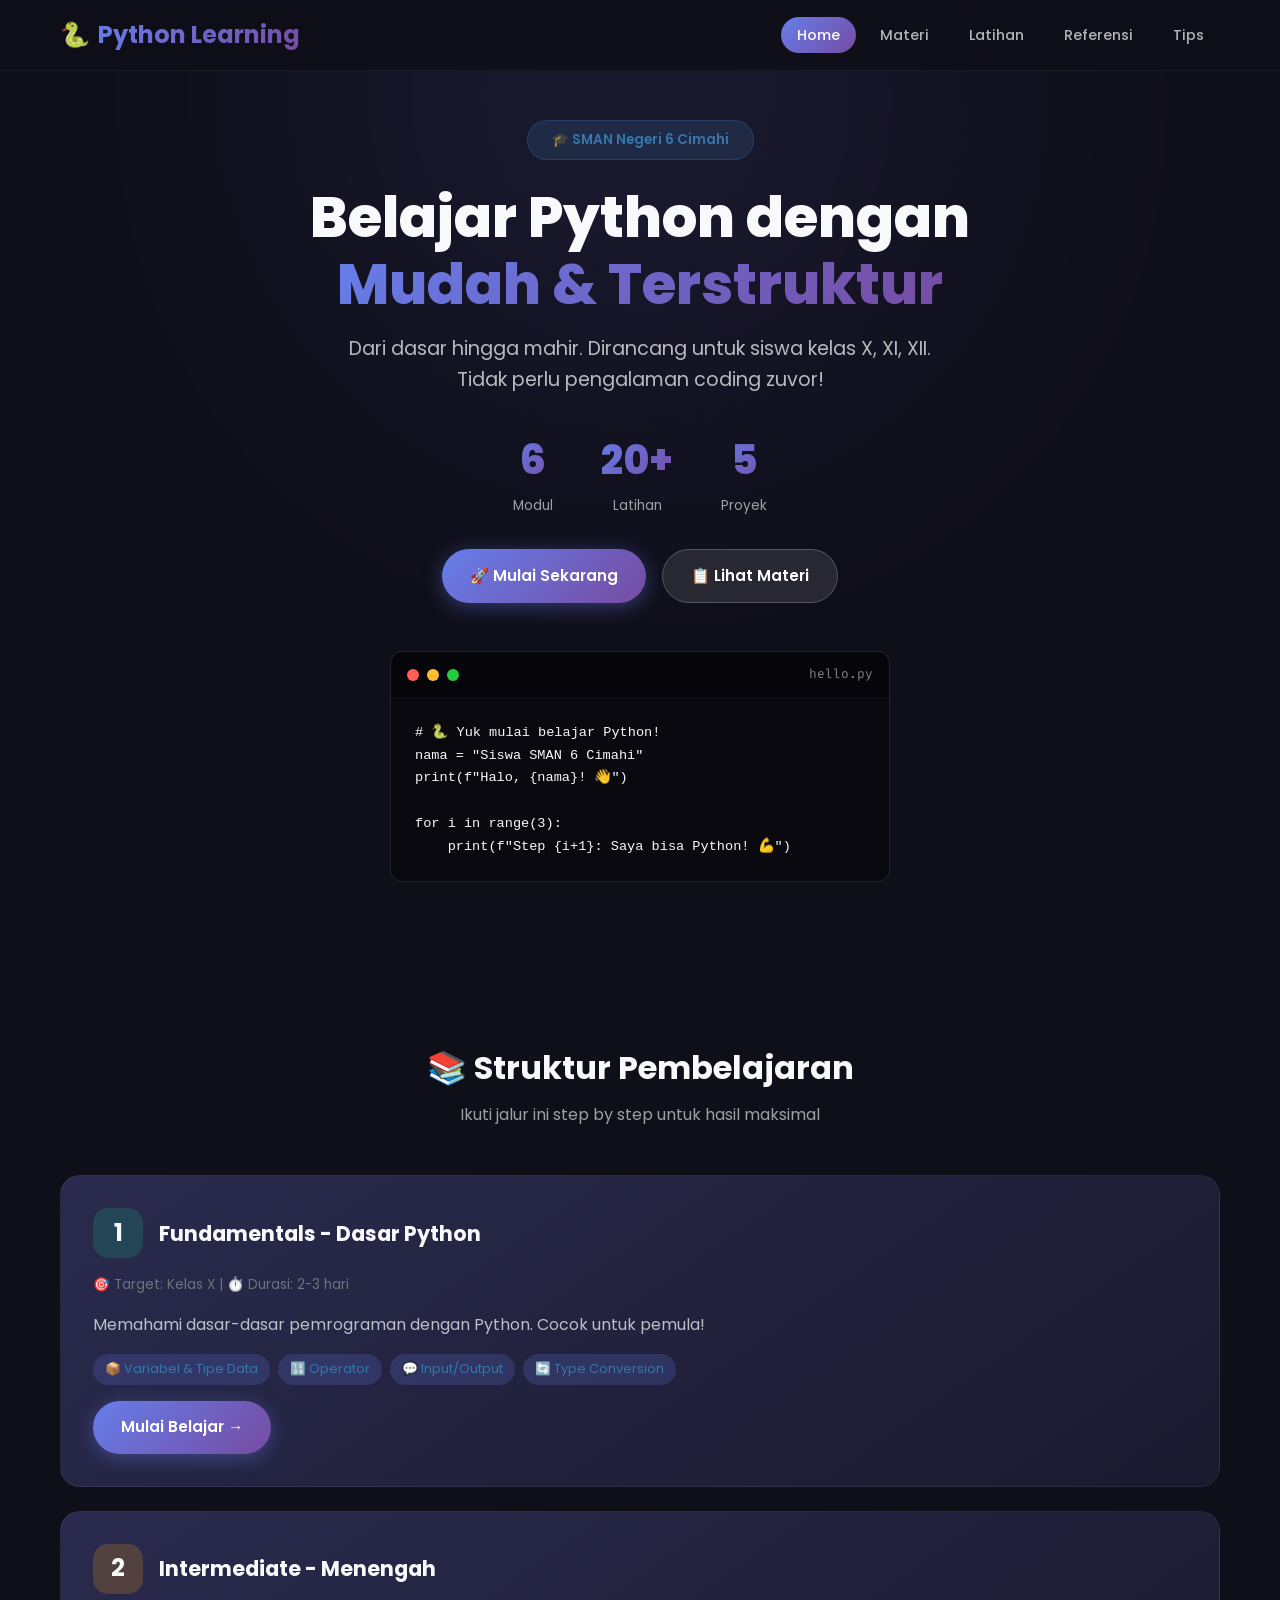
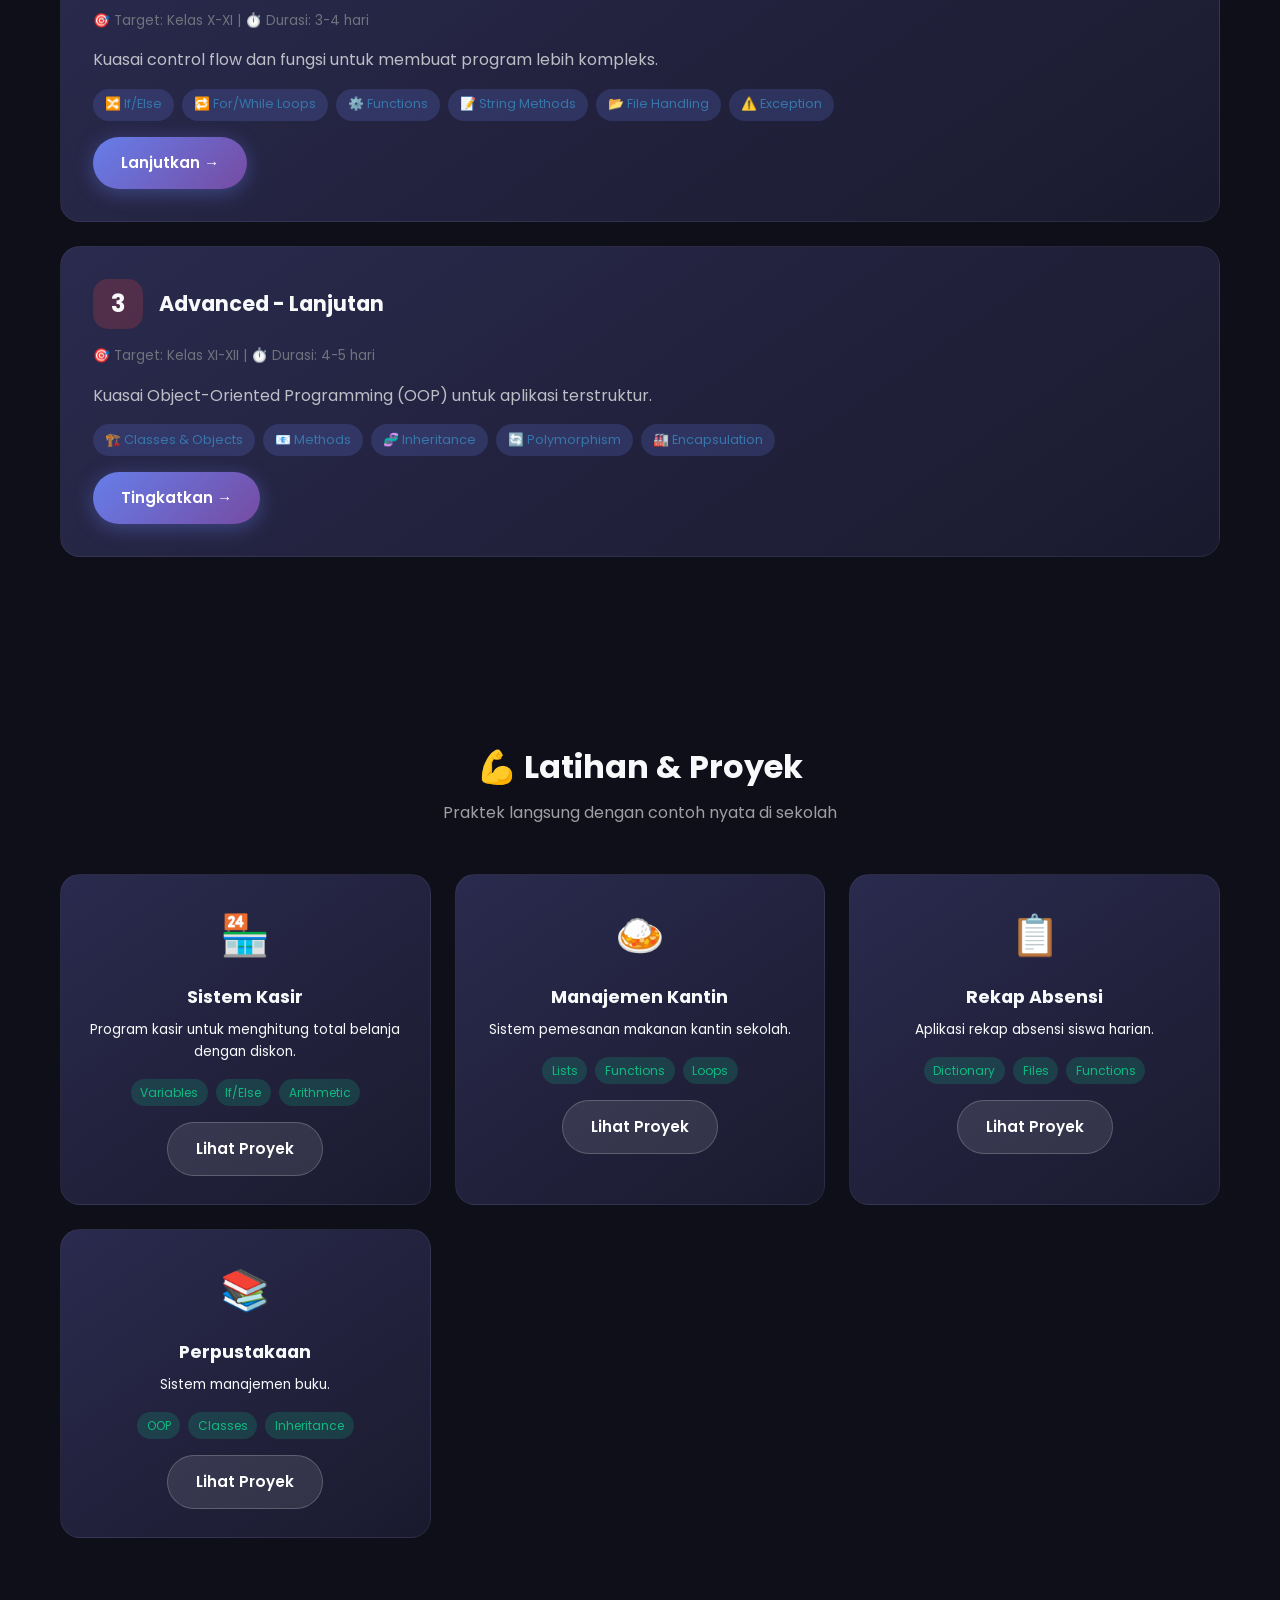
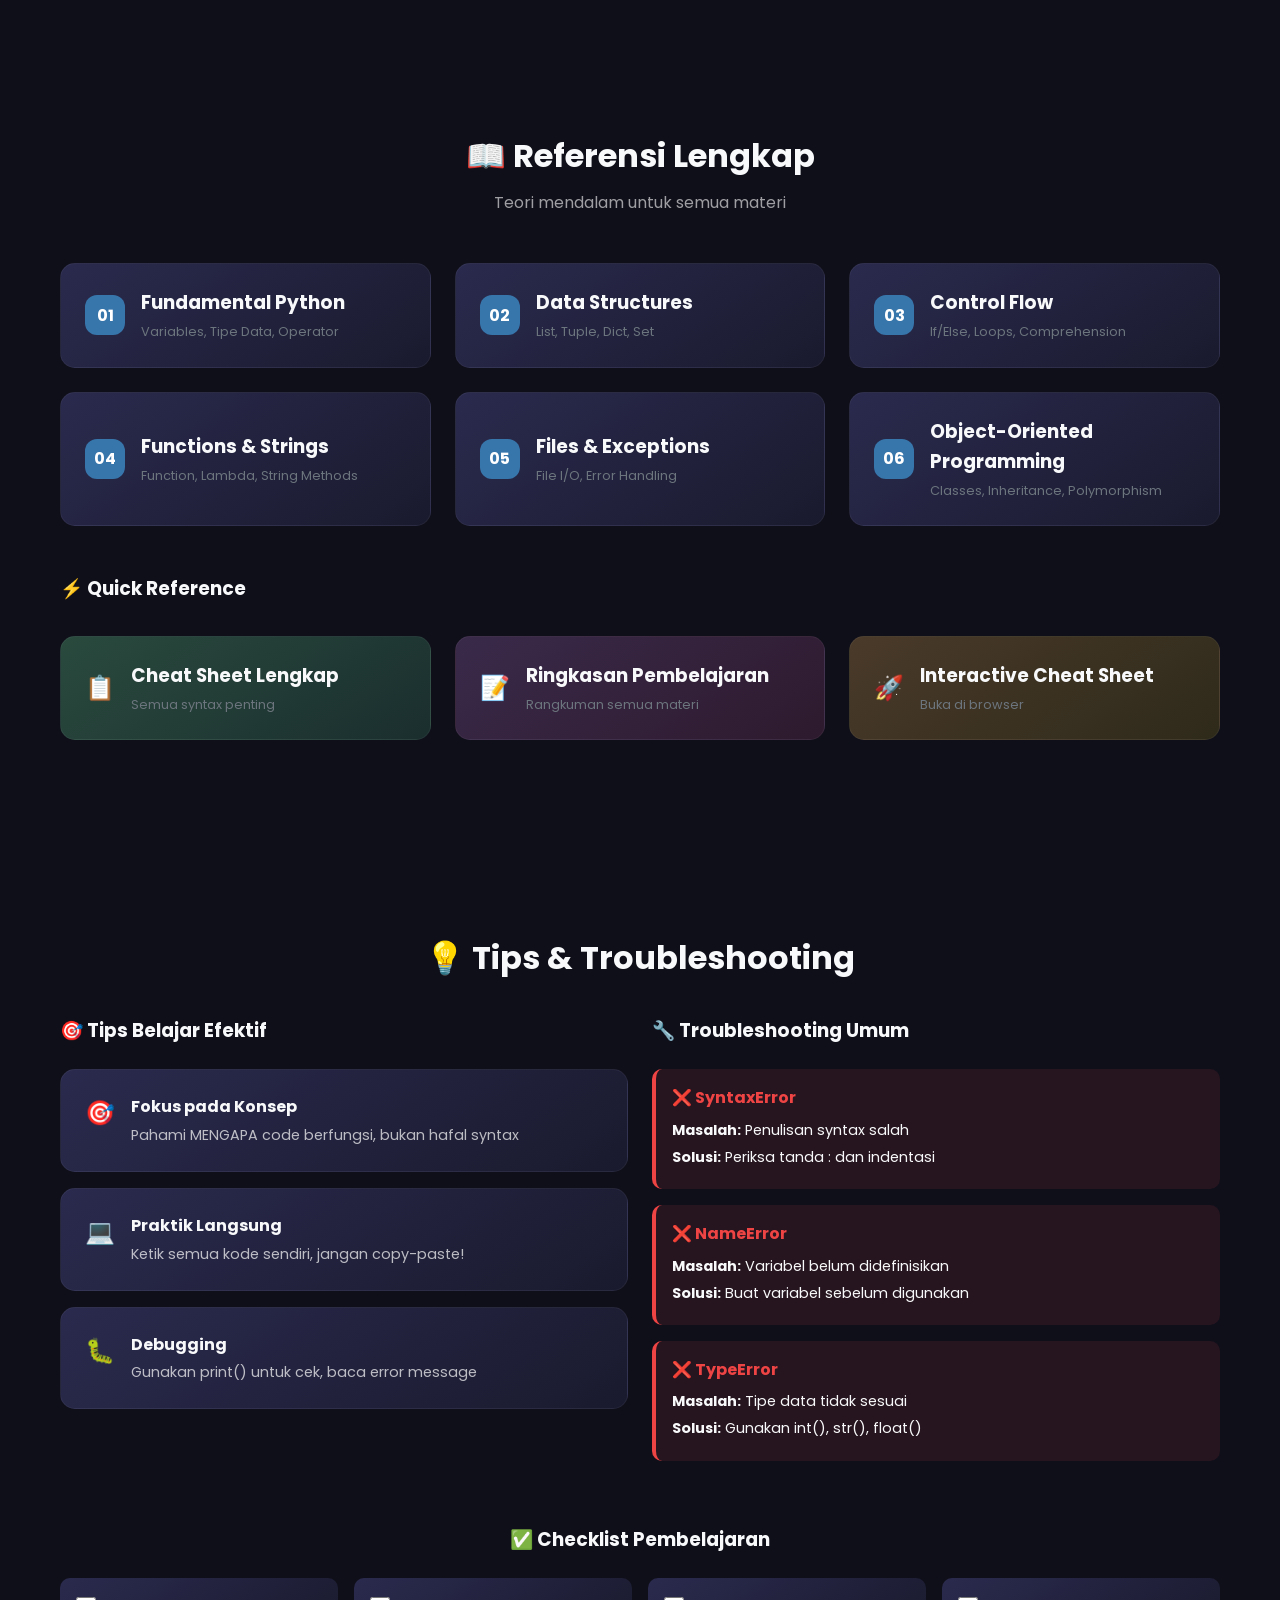
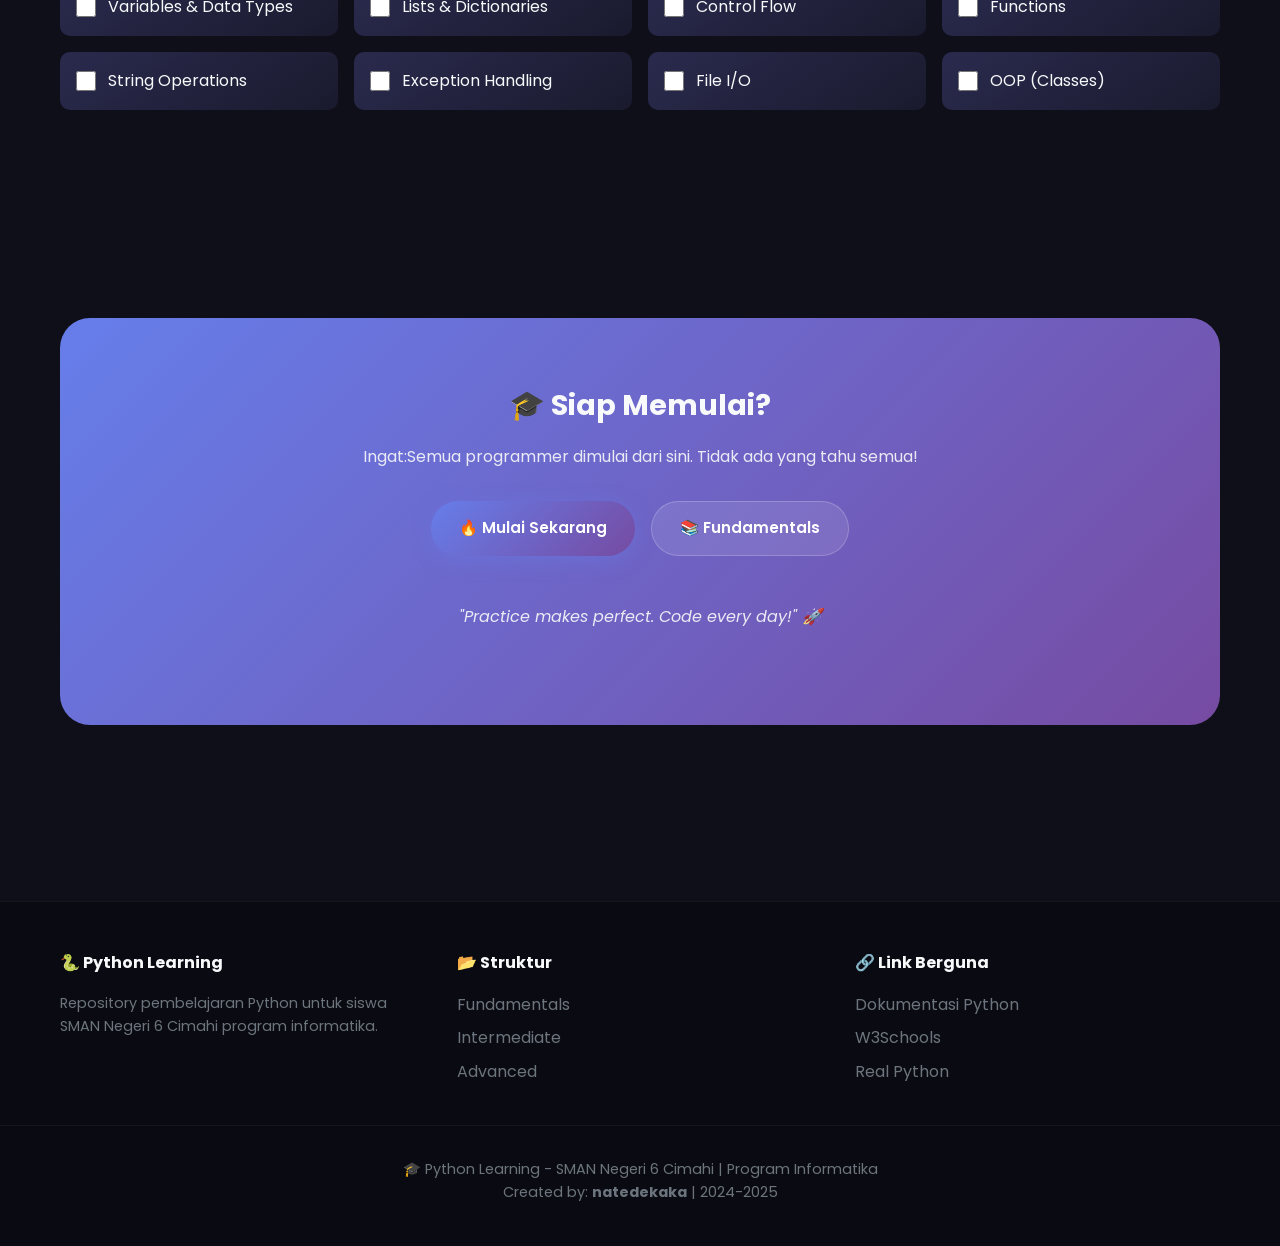
<file: index.html>
<!DOCTYPE html>
<html lang="id">
<head>
    <meta charset="UTF-8">
    <meta http-equiv="refresh" content="0; url=html/index.html">
    <title>Python Learning - Redirect...</title>
</head>
<body>
    <p>Redirecting to <a href="html/index.html">Python Learning...</a></p>
</body>
</html>
</file>
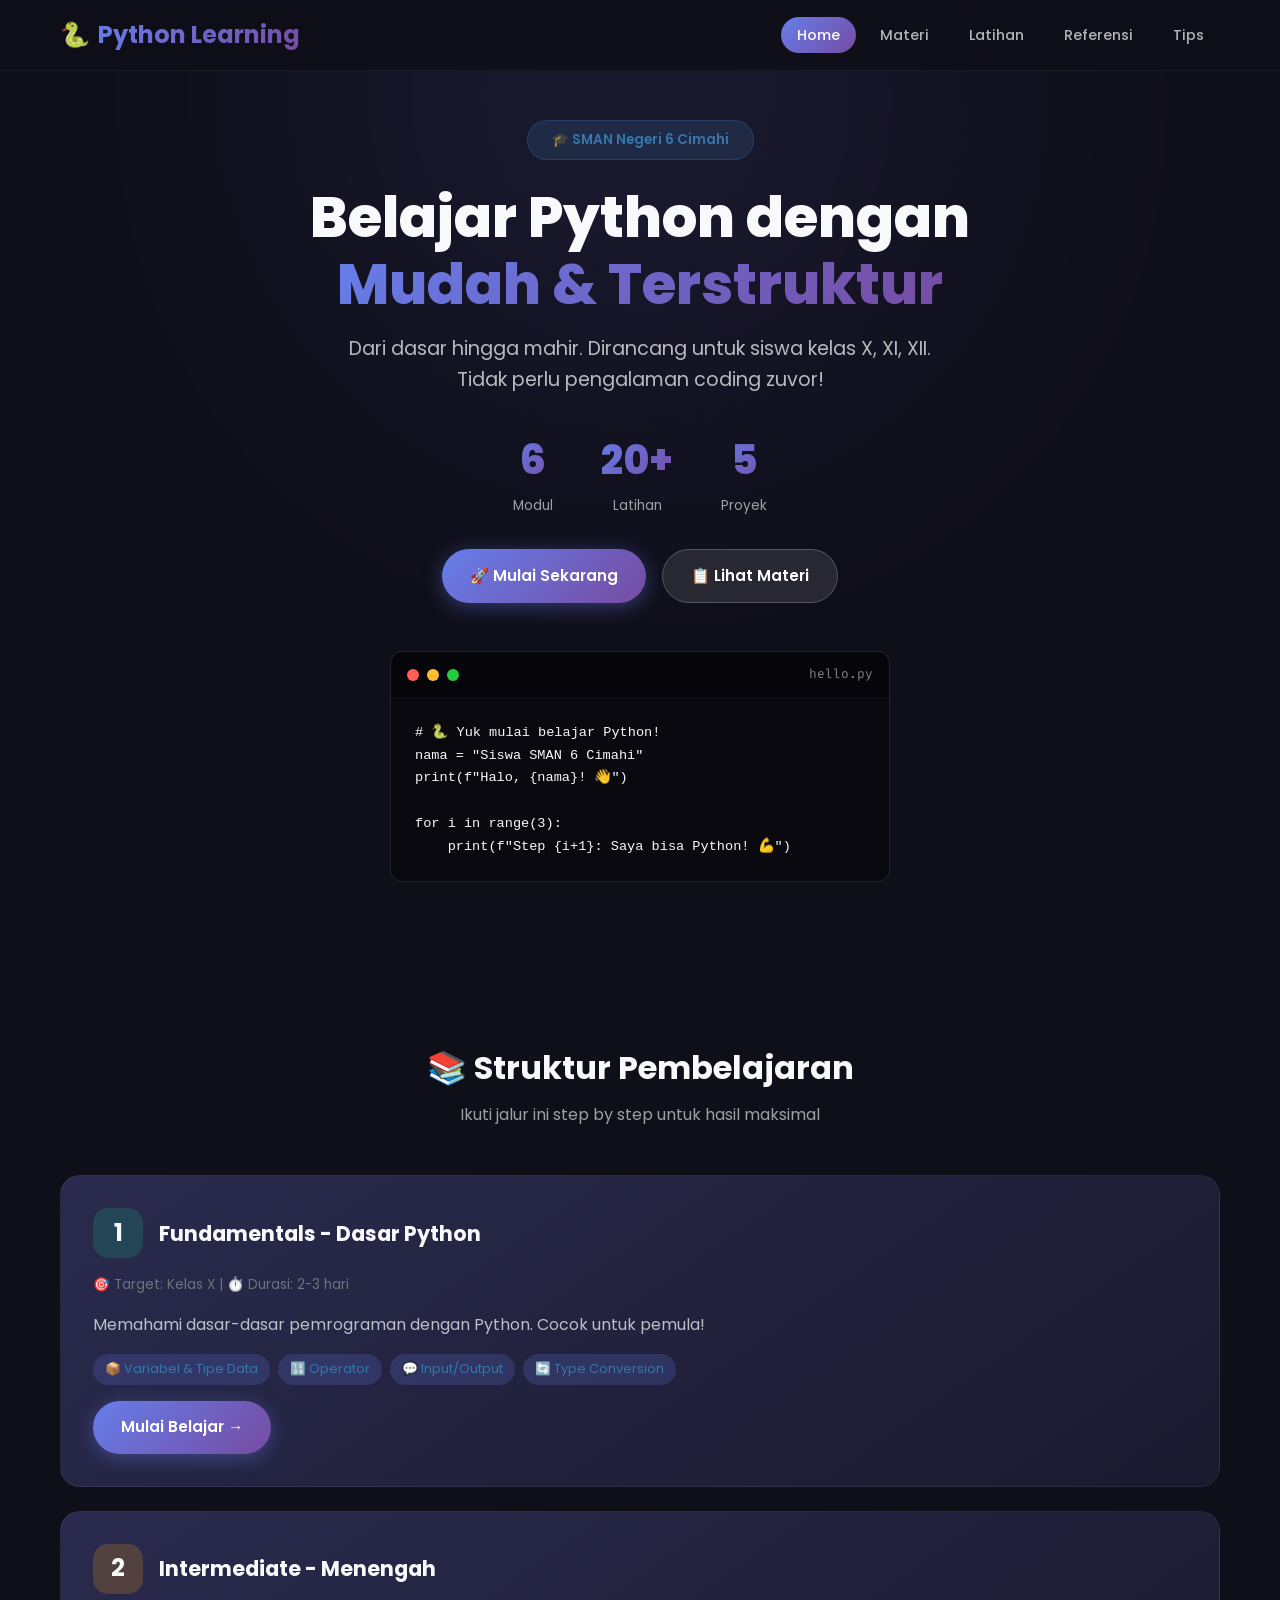
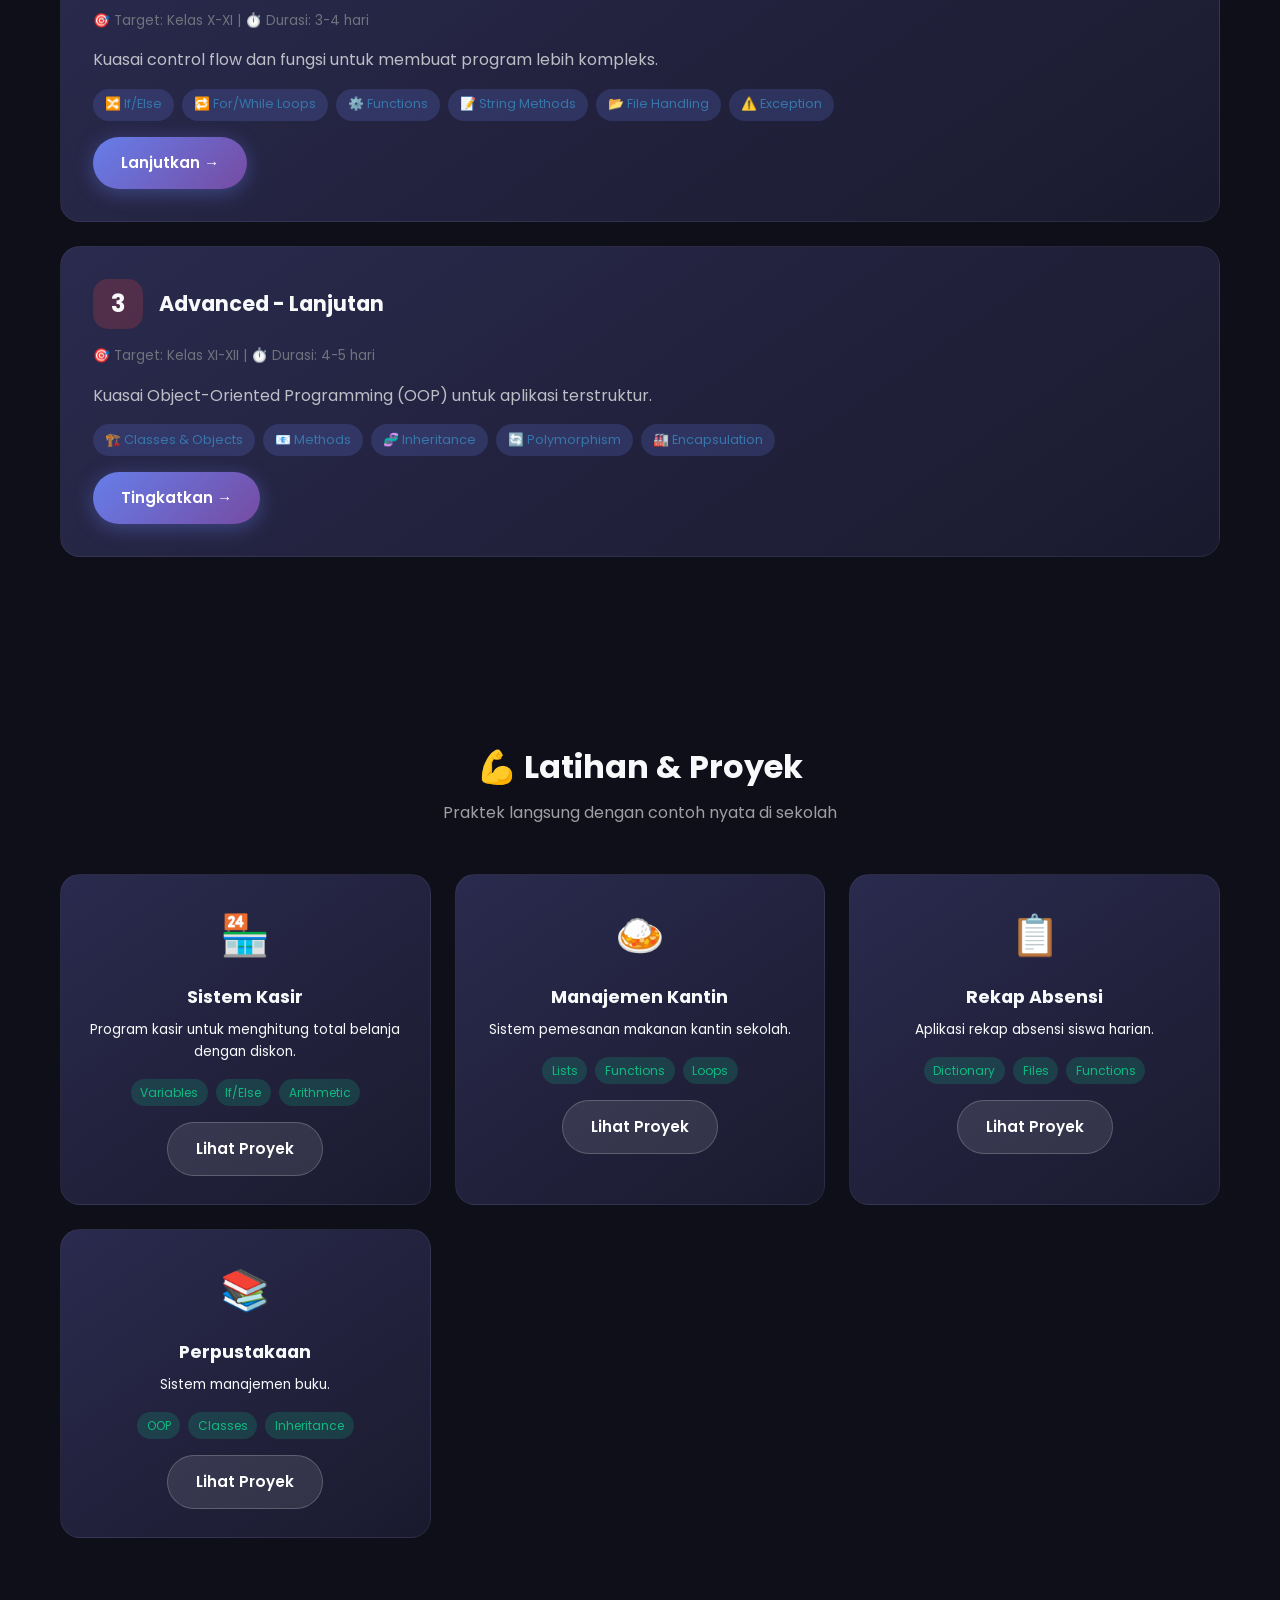
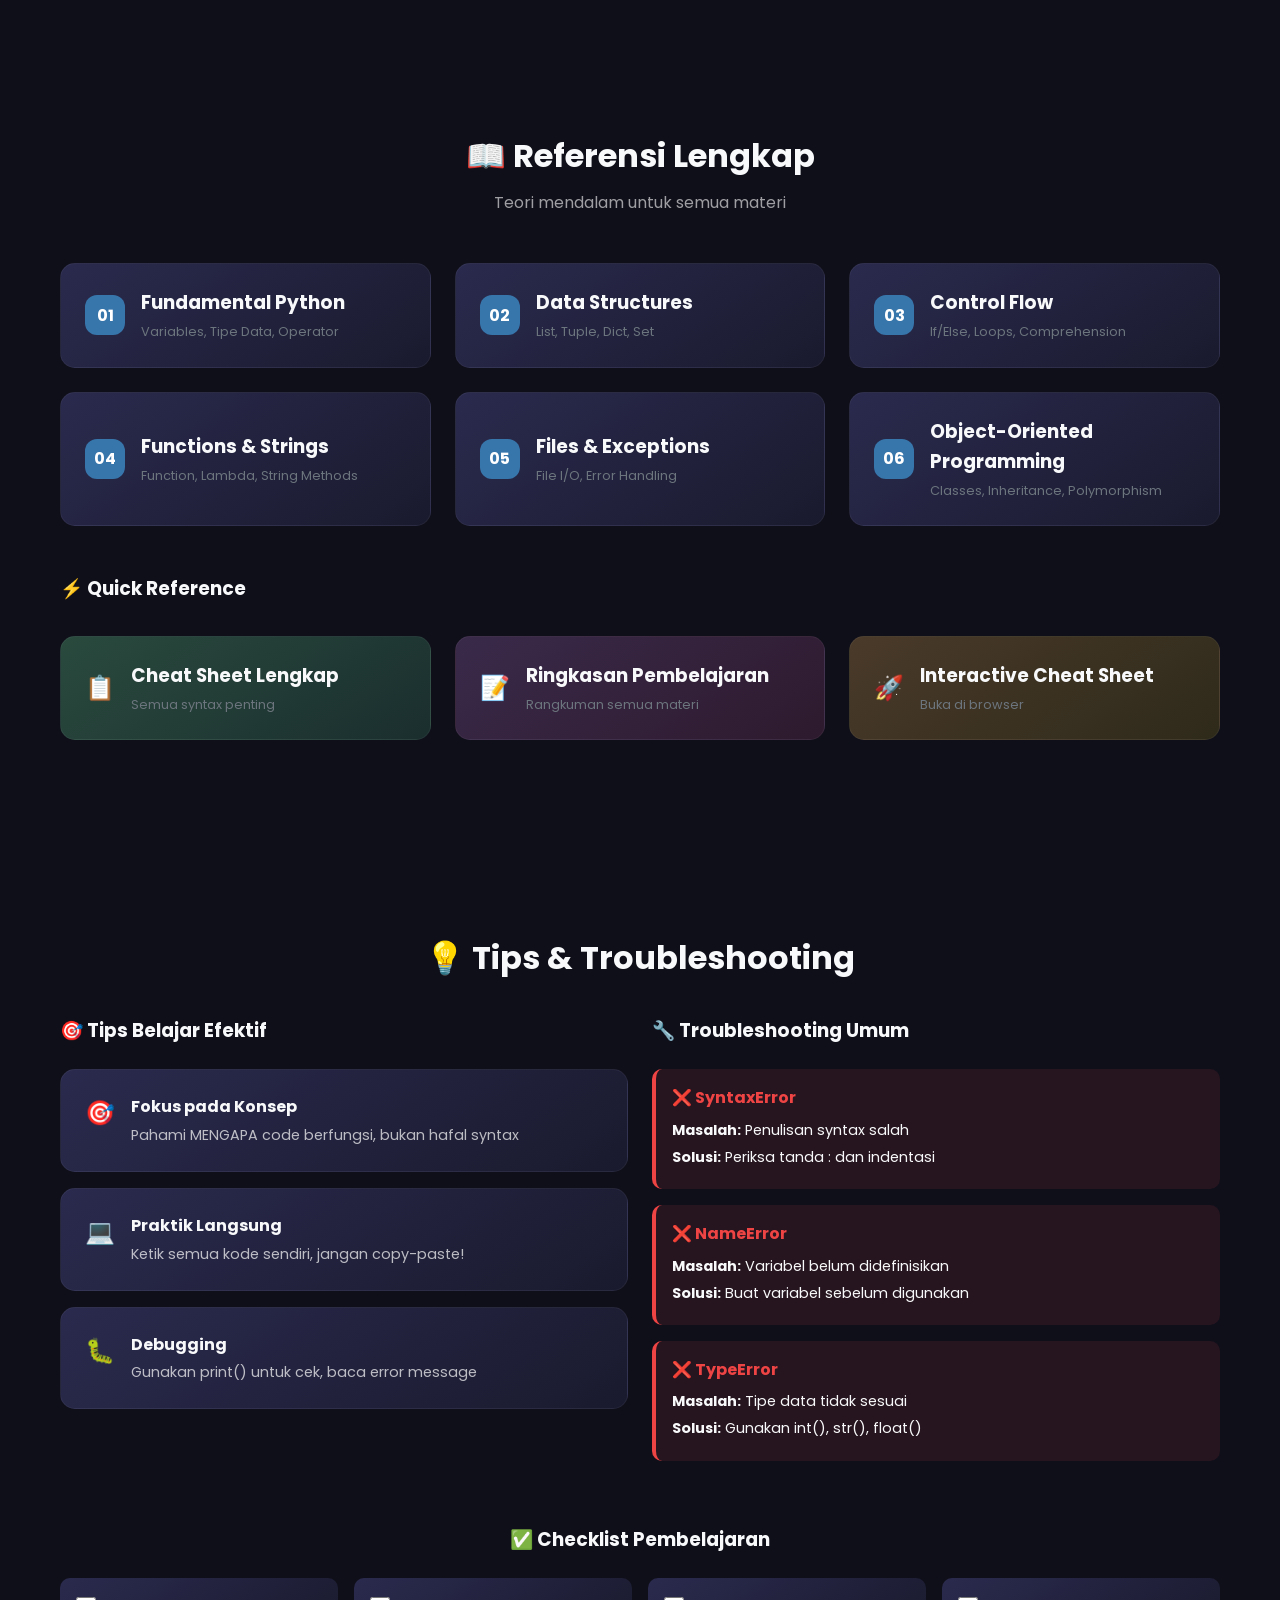
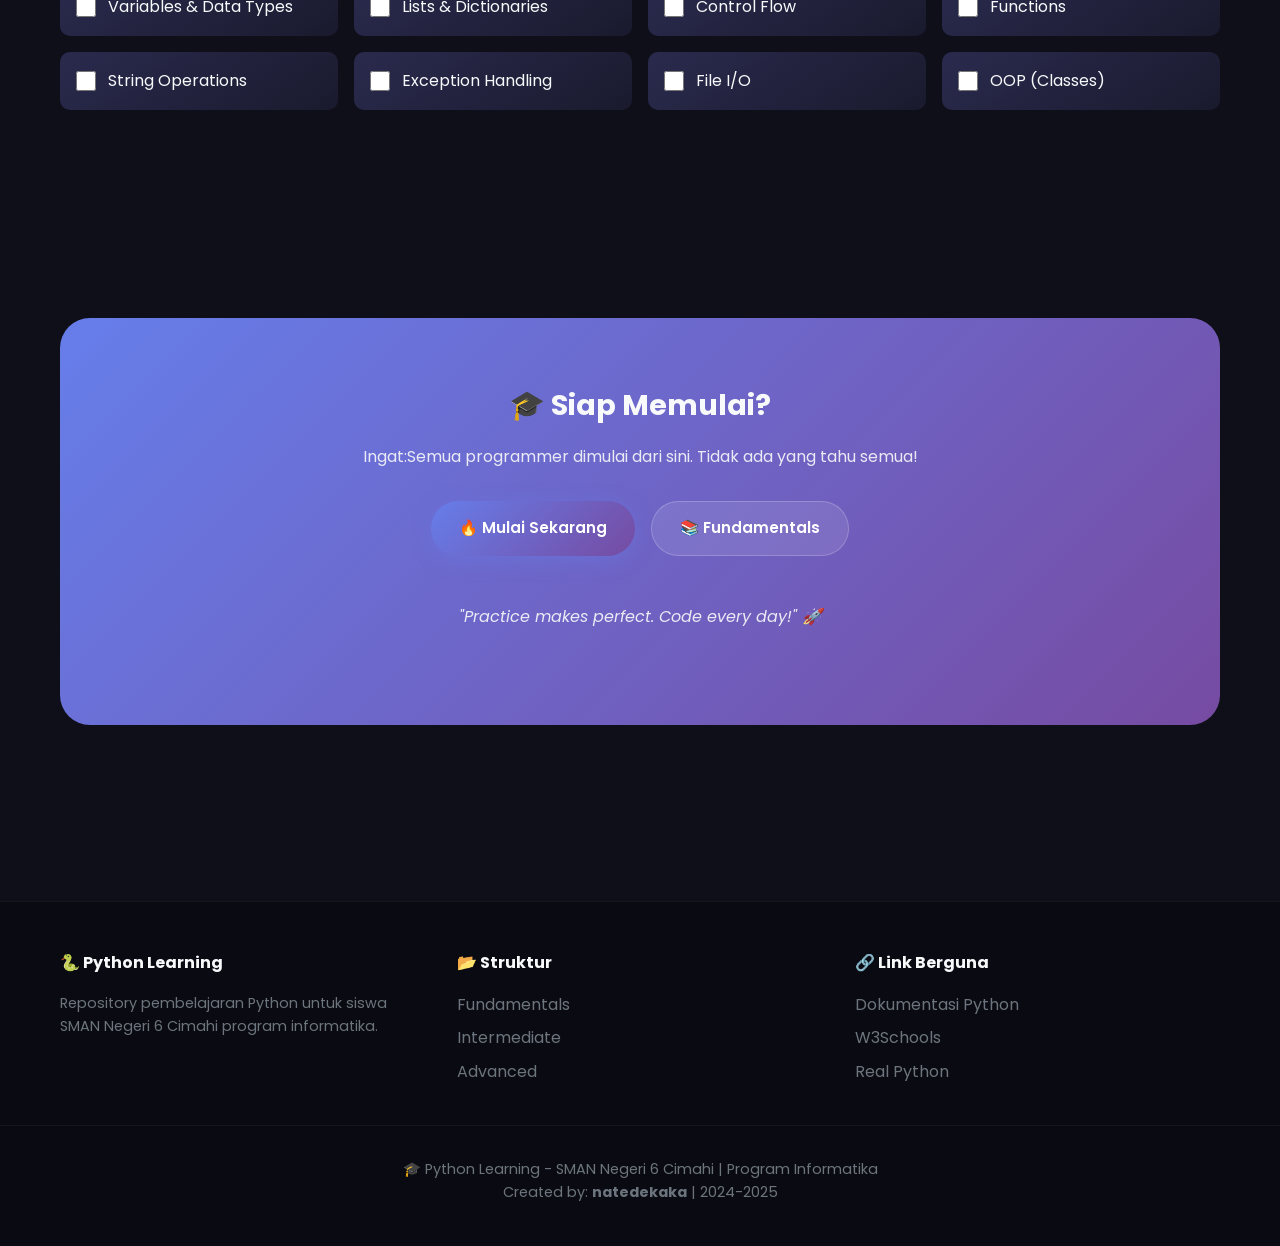
<file: html/index.html>
<!DOCTYPE html>
<html lang="id">
<head>
    <meta charset="UTF-8">
    <meta name="viewport" content="width=device-width, initial-scale=1.0">
    <title>Python Learning - SMAN 6 Cimahi</title>
    <link rel="preconnect" href="https://fonts.googleapis.com">
    <link rel="preconnect" href="https://fonts.gstatic.com" crossorigin>
    <link href="https://fonts.googleapis.com/css2?family=Poppins:wght@300;400;500;600;700;800&family=Fira+Code:wght@400;500&display=swap" rel="stylesheet">
    <link rel="stylesheet" href="style.css">
    <link rel="icon" href="data:image/svg+xml,<svg xmlns='http://www.w3.org/2000/svg' viewBox='0 0 100 100'><text y='.9em' font-size='90'>🐍</text></svg>">
    <style>
        :root {
            --primary: #3776AB;
            --secondary: #FFD43B;
            --accent: #FF6B6B;
            --dark: #1a1a2e;
            --darker: #0f0f1a;
            --light: #f8f9fa;
            --lighter: #ffffff;
            --gray: #6c757d;
            --gradient: linear-gradient(135deg, #667eea 0%, #764ba2 100%);
            --card-gradient: linear-gradient(145deg, #2a2a4e 0%, #1a1a2e 100%);
            --success: #10b981;
            --warning: #f59e0b;
            --danger: #ef4444;
        }

        * {
            margin: 0;
            padding: 0;
            box-sizing: border-box;
        }

        html {
            scroll-behavior: smooth;
        }

        body {
            font-family: 'Poppins', sans-serif;
            background: var(--darker);
            color: var(--light);
            line-height: 1.6;
            overflow-x: hidden;
        }

        /* Navbar */
        .navbar {
            background: rgba(15, 15, 26, 0.95);
            backdrop-filter: blur(20px);
            padding: 1rem 0;
            position: fixed;
            width: 100%;
            top: 0;
            z-index: 1000;
            border-bottom: 1px solid rgba(255,255,255,0.05);
        }

        .navbar .container {
            display: flex;
            justify-content: space-between;
            align-items: center;
            max-width: 1200px;
            margin: 0 auto;
            padding: 0 20px;
        }

        .logo {
            font-size: 1.5rem;
            font-weight: 700;
            color: var(--light);
            display: flex;
            align-items: center;
            gap: 0.5rem;
        }

        .logo span {
            background: var(--gradient);
            -webkit-background-clip: text;
            -webkit-text-fill-color: transparent;
            background-clip: text;
        }

        .nav-links {
            display: flex;
            list-style: none;
            gap: 0.5rem;
            flex-wrap: wrap;
            justify-content: center;
        }

        .nav-links a {
            color: var(--light);
            text-decoration: none;
            padding: 0.5rem 1rem;
            border-radius: 50px;
            font-size: 0.9rem;
            font-weight: 500;
            transition: all 0.3s;
            opacity: 0.7;
        }

        .nav-links a:hover,
        .nav-links a.active {
            opacity: 1;
            background: var(--gradient);
        }

        .mobile-menu-btn {
            display: none;
            background: none;
            border: none;
            color: white;
            font-size: 1.5rem;
            cursor: pointer;
        }

        /* Hero Section */
        .hero {
            min-height: 100vh;
            display: flex;
            align-items: center;
            justify-content: center;
            text-align: center;
            padding: 120px 20px 80px;
            background: var(--darker);
            position: relative;
            overflow: hidden;
        }

        .hero::before {
            content: '';
            position: absolute;
            width: 600px;
            height: 600px;
            background: var(--gradient);
            border-radius: 50%;
            filter: blur(150px);
            opacity: 0.15;
            top: -200px;
            left: 50%;
            transform: translateX(-50%);
        }

        .hero-content {
            position: relative;
            z-index: 1;
            max-width: 800px;
        }

        .hero-badge {
            display: inline-block;
            background: rgba(55, 118, 171, 0.2);
            border: 1px solid rgba(55, 118, 171, 0.3);
            color: var(--primary);
            padding: 0.5rem 1.5rem;
            border-radius: 50px;
            font-size: 0.85rem;
            font-weight: 600;
            margin-bottom: 1.5rem;
        }

        .hero h1 {
            font-size: clamp(2rem, 5vw, 3.5rem);
            font-weight: 800;
            margin-bottom: 1rem;
            line-height: 1.2;
        }

        .hero h1 .highlight {
            background: var(--gradient);
            -webkit-background-clip: text;
            -webkit-text-fill-color: transparent;
            background-clip: text;
        }

        .hero-subtitle {
            font-size: clamp(1rem, 2vw, 1.2rem);
            color: rgba(255,255,255,0.7);
            margin-bottom: 2rem;
            max-width: 600px;
            margin-left: auto;
            margin-right: auto;
        }

        /* Stats */
        .hero-stats {
            display: flex;
            justify-content: center;
            gap: 3rem;
            margin: 2rem 0;
            flex-wrap: wrap;
        }

        .stat {
            text-align: center;
        }

        .stat-number {
            display: block;
            font-size: 2.5rem;
            font-weight: 800;
            background: var(--gradient);
            -webkit-background-clip: text;
            -webkit-text-fill-color: transparent;
        }

        .stat-label {
            font-size: 0.85rem;
            color: rgba(255,255,255,0.6);
        }

        /* Buttons */
        .cta-buttons {
            display: flex;
            gap: 1rem;
            justify-content: center;
            flex-wrap: wrap;
            margin-bottom: 3rem;
        }

        .btn {
            display: inline-flex;
            align-items: center;
            gap: 0.5rem;
            padding: 0.875rem 1.75rem;
            border-radius: 50px;
            text-decoration: none;
            font-weight: 600;
            font-size: 0.95rem;
            transition: all 0.3s;
            border: none;
            cursor: pointer;
        }

        .btn-primary {
            background: var(--gradient);
            color: white;
            box-shadow: 0 4px 20px rgba(102, 126, 234, 0.4);
        }

        .btn-primary:hover {
            transform: translateY(-3px);
            box-shadow: 0 8px 30px rgba(102, 126, 234, 0.5);
        }

        .btn-secondary {
            background: rgba(255,255,255,0.1);
            color: white;
            border: 1px solid rgba(255,255,255,0.2);
        }

        .btn-secondary:hover {
            background: rgba(255,255,255,0.2);
        }

        /* Code Preview */
        .hero-code {
            max-width: 500px;
            margin: 0 auto;
            background: rgba(0,0,0,0.4);
            border-radius: 12px;
            overflow: hidden;
            border: 1px solid rgba(255,255,255,0.1);
        }

        .code-header {
            background: rgba(0,0,0,0.3);
            padding: 0.75rem 1rem;
            display: flex;
            align-items: center;
            gap: 0.5rem;
        }

        .code-dot {
            width: 12px;
            height: 12px;
            border-radius: 50%;
        }

        .code-dot.red { background: #ff5f56; }
        .code-dot.yellow { background: #ffbd2e; }
        .code-dot.green { background: #27c93f; }

        .code-title {
            margin-left: auto;
            font-size: 0.8rem;
            color: rgba(255,255,255,0.5);
            font-family: 'Fira Code', monospace;
        }

        .hero-code pre {
            margin: 0;
            padding: 1.5rem;
            background: transparent;
            border: none;
            text-align: left;
            font-family: 'Fira Code', monospace;
            font-size: 0.85rem;
        }

        /* Sections */
        .content {
            padding: 5rem 0;
            max-width: 1200px;
            margin: 0 auto;
            padding-left: 20px;
            padding-right: 20px;
        }

        .section-title {
            text-align: center;
            font-size: clamp(1.5rem, 3vw, 2rem);
            font-weight: 700;
            margin-bottom: 0.5rem;
        }

        .section-subtitle {
            text-align: center;
            color: rgba(255,255,255,0.6);
            margin-bottom: 3rem;
        }

        /* Cards Grid */
        .cards-grid {
            display: grid;
            grid-template-columns: repeat(auto-fit, minmax(300px, 1fr));
            gap: 1.5rem;
            margin: 2rem 0;
        }

        .card {
            background: var(--card-gradient);
            border-radius: 20px;
            padding: 2rem;
            border: 1px solid rgba(255,255,255,0.05);
            transition: all 0.3s;
            position: relative;
            overflow: hidden;
        }

        .card::before {
            content: '';
            position: absolute;
            top: 0;
            left: 0;
            right: 0;
            height: 4px;
            background: var(--gradient);
            opacity: 0;
            transition: opacity 0.3s;
        }

        .card:hover {
            transform: translateY(-5px);
            border-color: rgba(102, 126, 234, 0.3);
            box-shadow: 0 20px 40px rgba(0,0,0,0.3);
        }

        .card:hover::before {
            opacity: 1;
        }

        .card-icon {
            font-size: 2.5rem;
            margin-bottom: 1rem;
        }

        .card h3 {
            font-size: 1.25rem;
            margin-bottom: 0.75rem;
            color: var(--light);
        }

        .card p {
            color: rgba(255,255,255,0.7);
            font-size: 0.95rem;
            margin-bottom: 1.5rem;
        }

        .card .btn {
            font-size: 0.85rem;
            padding: 0.625rem 1.25rem;
        }

        /* Level Cards */
        .level-card {
            background: var(--card-gradient);
            border-radius: 20px;
            padding: 2rem;
            border: 1px solid rgba(255,255,255,0.05);
            margin-bottom: 1.5rem;
            transition: all 0.3s;
        }

        .level-card:hover {
            transform: translateX(10px);
            border-color: rgba(102, 126, 234, 0.3);
        }

        .level-header {
            display: flex;
            align-items: center;
            gap: 1rem;
            margin-bottom: 1rem;
        }

        .level-badge {
            display: inline-flex;
            align-items: center;
            justify-content: center;
            width: 50px;
            height: 50px;
            border-radius: 15px;
            font-size: 1.5rem;
            font-weight: 700;
        }

        .level-1 .level-badge { background: rgba(16, 185, 129, 0.2); }
        .level-2 .level-badge { background: rgba(245, 158, 11, 0.2); }
        .level-3 .level-badge { background: rgba(239, 68, 68, 0.2); }

        .level-card h3 {
            font-size: 1.3rem;
            flex: 1;
        }

        .level-target {
            font-size: 0.85rem;
            color: var(--gray);
            margin-bottom: 1rem;
        }

        .level-topics {
            display: flex;
            flex-wrap: wrap;
            gap: 0.5rem;
            margin-bottom: 1rem;
        }

        .topic-tag {
            background: rgba(102, 126, 234, 0.2);
            color: var(--primary);
            padding: 0.35rem 0.75rem;
            border-radius: 20px;
            font-size: 0.8rem;
        }

        /* Practice Cards */
        .practice-card {
            background: var(--card-gradient);
            border-radius: 20px;
            padding: 1.75rem;
            border: 1px solid rgba(255,255,255,0.05);
            text-align: center;
            transition: all 0.3s;
        }

        .practice-card:hover {
            transform: translateY(-5px);
            border-color: rgba(102, 126, 234, 0.3);
        }

        .practice-icon {
            font-size: 2.5rem;
            margin-bottom: 1rem;
        }

        .practice-card h3 {
            font-size: 1.1rem;
            margin-bottom: 0.5rem;
        }

        .practice-card p {
            font-size: 0.85rem;
            margin-bottom: 1rem;
        }

        .skill-tags {
            display: flex;
            flex-wrap: wrap;
            justify-content: center;
            gap: 0.5rem;
            margin-bottom: 1rem;
        }

        .skill-tags span {
            background: rgba(16, 185, 129, 0.2);
            color: var(--success);
            padding: 0.25rem 0.6rem;
            border-radius: 15px;
            font-size: 0.75rem;
        }

        /* Reference Cards */
        .ref-card {
            background: var(--card-gradient);
            border-radius: 15px;
            padding: 1.5rem;
            border: 1px solid rgba(255,255,255,0.05);
            display: flex;
            align-items: center;
            gap: 1rem;
            text-decoration: none;
            color: var(--light);
            transition: all 0.3s;
        }

        .ref-card:hover {
            transform: translateX(5px);
            border-color: rgba(102, 126, 234, 0.3);
            background: rgba(102, 126, 234, 0.1);
        }

        .ref-number {
            display: flex;
            align-items: center;
            justify-content: center;
            min-width: 40px;
            height: 40px;
            background: var(--primary);
            color: white;
            border-radius: 12px;
            font-weight: 700;
        }

        .ref-info {
            flex: 1;
        }

        .ref-info small {
            display: block;
            font-size: 0.8rem;
            color: var(--gray);
            margin-top: 0.25rem;
        }

        /* Tips Section */
        .tip-card {
            background: var(--card-gradient);
            border-radius: 15px;
            padding: 1.5rem;
            border: 1px solid rgba(255,255,255,0.05);
            display: flex;
            gap: 1rem;
            margin-bottom: 1rem;
        }

        .tip-icon {
            font-size: 1.5rem;
        }

        .tip-content strong {
            display: block;
            margin-bottom: 0.25rem;
        }

        .tip-content p {
            font-size: 0.9rem;
            color: rgba(255,255,255,0.7);
        }

        /* Error Box */
        .error-box {
            background: rgba(239, 68, 68, 0.1);
            border-left: 4px solid var(--danger);
            border-radius: 10px;
            padding: 1rem;
            margin-bottom: 1rem;
        }

        .error-box h4 {
            color: var(--danger);
            margin-bottom: 0.5rem;
        }

        .error-box p {
            font-size: 0.9rem;
            margin-bottom: 0.25rem;
        }

        .error-box pre {
            margin: 0.75rem 0 0;
            font-size: 0.8rem;
        }

        /* Checklist */
        .checklist-grid {
            display: grid;
            grid-template-columns: repeat(auto-fit, minmax(250px, 1fr));
            gap: 1rem;
        }

        .checklist-item {
            display: flex;
            align-items: center;
            gap: 0.75rem;
            padding: 1rem;
            background: var(--card-gradient);
            border-radius: 10px;
            cursor: pointer;
            transition: all 0.2s;
        }

        .checklist-item:hover {
            background: rgba(102, 126, 234, 0.2);
        }

        .checklist-item input {
            width: 20px;
            height: 20px;
            accent-color: var(--primary);
        }

        /* CTA Section */
        .cta-section {
            background: var(--gradient);
            border-radius: 30px;
            padding: 4rem 2rem;
            text-align: center;
            margin: 3rem 0;
        }

        .cta-section h2 {
            font-size: 1.8rem;
            margin-bottom: 1rem;
        }

        .cta-section p {
            opacity: 0.9;
            margin-bottom: 2rem;
        }

        .motivation {
            margin-top: 1.5rem;
            font-style: italic;
            opacity: 0.8;
        }

        /* Footer */
        .footer {
            background: rgba(0,0,0,0.3);
            padding: 3rem 0;
            margin-top: 3rem;
            border-top: 1px solid rgba(255,255,255,0.05);
        }

        .footer-content {
            display: grid;
            grid-template-columns: repeat(auto-fit, minmax(200px, 1fr));
            gap: 2rem;
            max-width: 1200px;
            margin: 0 auto;
            padding: 0 20px;
        }

        .footer h4 {
            color: var(--light);
            margin-bottom: 1rem;
        }

        .footer ul {
            list-style: none;
        }

        .footer li {
            margin: 0.5rem 0;
        }

        .footer a {
            color: var(--gray);
            text-decoration: none;
            transition: color 0.3s;
        }

        .footer a:hover {
            color: var(--light);
        }

        .footer-bottom {
            text-align: center;
            margin-top: 2rem;
            padding-top: 2rem;
            border-top: 1px solid rgba(255,255,255,0.05);
            color: var(--gray);
            font-size: 0.9rem;
        }

        /* Responsive */
        @media (max-width: 768px) {
            .nav-links {
                display: none;
                position: absolute;
                top: 100%;
                left: 0;
                right: 0;
                background: rgba(15,15,26,0.98);
                flex-direction: column;
                padding: 1rem;
                gap: 0.5rem;
            }

            .nav-links.active {
                display: flex;
            }

            .mobile-menu-btn {
                display: block;
            }

            .hero-stats {
                gap: 1.5rem;
            }

            .stat-number {
                font-size: 2rem;
            }

            .level-header {
                flex-direction: column;
                align-items: flex-start;
            }

            .cards-grid {
                grid-template-columns: 1fr;
            }
        }

        @media (max-width: 480px) {
            .hero {
                padding: 100px 15px 60px;
            }

            .hero h1 {
                font-size: 1.75rem;
            }

            .cta-buttons {
                flex-direction: column;
            }

            .btn {
                width: 100%;
                justify-content: center;
            }

            .content {
                padding: 3rem 15px;
            }
        }
    </style>
</head>
<body>
    <!-- Navbar -->
    <nav class="navbar">
        <div class="container">
            <div class="logo">🐍 <span>Python Learning</span></div>
            <button class="mobile-menu-btn" onclick="document.querySelector('.nav-links').classList.toggle('active')">☰</button>
            <ul class="nav-links">
                <li><a href="#hero" class="active">Home</a></li>
                <li><a href="#materi">Materi</a></li>
                <li><a href="#latihan">Latihan</a></li>
                <li><a href="#referensi">Referensi</a></li>
                <li><a href="#tips">Tips</a></li>
            </ul>
        </div>
    </nav>

    <!-- Hero Section -->
    <section id="hero" class="hero">
        <div class="hero-content">
            <div class="hero-badge">🎓 SMAN Negeri 6 Cimahi</div>
            <h1>Belajar Python dengan <span class="highlight">Mudah & Terstruktur</span></h1>
            <p class="hero-subtitle">Dari dasar hingga mahir. Dirancang untuk siswa kelas X, XI, XII. Tidak perlu pengalaman coding zuvor!</p>
            
            <div class="hero-stats">
                <div class="stat">
                    <span class="stat-number">6</span>
                    <span class="stat-label">Modul</span>
                </div>
                <div class="stat">
                    <span class="stat-number">20+</span>
                    <span class="stat-label">Latihan</span>
                </div>
                <div class="stat">
                    <span class="stat-number">5</span>
                    <span class="stat-label">Proyek</span>
                </div>
            </div>

            <div class="cta-buttons">
                <a href="#materi" class="btn btn-primary">🚀 Mulai Sekarang</a>
                <a href="#referensi" class="btn btn-secondary">📋 Lihat Materi</a>
            </div>

            <div class="hero-code">
                <div class="code-header">
                    <span class="code-dot red"></span>
                    <span class="code-dot yellow"></span>
                    <span class="code-dot green"></span>
                    <span class="code-title">hello.py</span>
                </div>
                <pre><code class="language-python"># 🐍 Yuk mulai belajar Python!
nama = "Siswa SMAN 6 Cimahi"
print(f"Halo, {nama}! 👋")

for i in range(3):
    print(f"Step {i+1}: Saya bisa Python! 💪")</code></pre>
            </div>
        </div>
    </section>

    <!-- Materi Section -->
    <section id="materi" class="content">
        <h2 class="section-title">📚 Struktur Pembelajaran</h2>
        <p class="section-subtitle">Ikuti jalur ini step by step untuk hasil maksimal</p>
        
        <!-- Level 1 -->
        <div class="level-card level-1">
            <div class="level-header">
                <div class="level-badge">1</div>
                <h3>Fundamentals - Dasar Python</h3>
            </div>
            <p class="level-target">🎯 Target: Kelas X | ⏱️ Durasi: 2-3 hari</p>
            <p style="margin-bottom: 1rem; color: rgba(255,255,255,0.7);">Memahami dasar-dasar pemrograman dengan Python. Cocok untuk pemula!</p>
            <div class="level-topics">
                <span class="topic-tag">📦 Variabel & Tipe Data</span>
                <span class="topic-tag">🔢 Operator</span>
                <span class="topic-tag">💬 Input/Output</span>
                <span class="topic-tag">🔄 Type Conversion</span>
            </div>
            <a href="fundamentals.html" class="btn btn-primary">Mulai Belajar →</a>
        </div>

        <!-- Level 2 -->
        <div class="level-card level-2">
            <div class="level-header">
                <div class="level-badge">2</div>
                <h3>Intermediate - Menengah</h3>
            </div>
            <p class="level-target">🎯 Target: Kelas X-XI | ⏱️ Durasi: 3-4 hari</p>
            <p style="margin-bottom: 1rem; color: rgba(255,255,255,0.7);">Kuasai control flow dan fungsi untuk membuat program lebih kompleks.</p>
            <div class="level-topics">
                <span class="topic-tag">🔀 If/Else</span>
                <span class="topic-tag">🔁 For/While Loops</span>
                <span class="topic-tag">⚙️ Functions</span>
                <span class="topic-tag">📝 String Methods</span>
                <span class="topic-tag">📂 File Handling</span>
                <span class="topic-tag">⚠️ Exception</span>
            </div>
            <a href="intermediate.html" class="btn btn-primary">Lanjutkan →</a>
        </div>

        <!-- Level 3 -->
        <div class="level-card level-3">
            <div class="level-header">
                <div class="level-badge">3</div>
                <h3>Advanced - Lanjutan</h3>
            </div>
            <p class="level-target">🎯 Target: Kelas XI-XII | ⏱️ Durasi: 4-5 hari</p>
            <p style="margin-bottom: 1rem; color: rgba(255,255,255,0.7);">Kuasai Object-Oriented Programming (OOP) untuk aplikasi terstruktur.</p>
            <div class="level-topics">
                <span class="topic-tag">🏗️ Classes & Objects</span>
                <span class="topic-tag">📧 Methods</span>
                <span class="topic-tag">🧬 Inheritance</span>
                <span class="topic-tag">🔄 Polymorphism</span>
                <span class="topic-tag">🏭 Encapsulation</span>
            </div>
            <a href="advanced.html" class="btn btn-primary">Tingkatkan →</a>
        </div>
    </section>

    <!-- Latihan Section -->
    <section id="latihan" class="content">
        <h2 class="section-title">💪 Latihan & Proyek</h2>
        <p class="section-subtitle">Praktek langsung dengan contoh nyata di sekolah</p>
        
        <div class="cards-grid">
            <div class="practice-card">
                <div class="practice-icon">🏪</div>
                <h3>Sistem Kasir</h3>
                <p>Program kasir untuk menghitung total belanja dengan diskon.</p>
                <div class="skill-tags">
                    <span>Variables</span>
                    <span>If/Else</span>
                    <span>Arithmetic</span>
                </div>
                <a href="projects/kasir_system.py" class="btn btn-secondary btn-small">Lihat Proyek</a>
            </div>

            <div class="practice-card">
                <div class="practice-icon">🍛</div>
                <h3>Manajemen Kantin</h3>
                <p>Sistem pemesanan makanan kantin sekolah.</p>
                <div class="skill-tags">
                    <span>Lists</span>
                    <span>Functions</span>
                    <span>Loops</span>
                </div>
                <a href="projects/kantin_sekolah.py" class="btn btn-secondary btn-small">Lihat Proyek</a>
            </div>

            <div class="practice-card">
                <div class="practice-icon">📋</div>
                <h3>Rekap Absensi</h3>
                <p>Aplikasi rekap absensi siswa harian.</p>
                <div class="skill-tags">
                    <span>Dictionary</span>
                    <span>Files</span>
                    <span>Functions</span>
                </div>
                <a href="projects/rekap_absen.py" class="btn btn-secondary btn-small">Lihat Proyek</a>
            </div>

            <div class="practice-card">
                <div class="practice-icon">📚</div>
                <h3>Perpustakaan</h3>
                <p>Sistem manajemen buku.</p>
                <div class="skill-tags">
                    <span>OOP</span>
                    <span>Classes</span>
                    <span>Inheritance</span>
                </div>
                <a href="projects/" class="btn btn-secondary btn-small">Lihat Proyek</a>
            </div>
        </div>
    </section>

    <!-- Referensi Section -->
    <section id="referensi" class="content">
        <h2 class="section-title">📖 Referensi Lengkap</h2>
        <p class="section-subtitle">Teori mendalam untuk semua materi</p>
        
        <div class="cards-grid" style="grid-template-columns: repeat(auto-fit, minmax(350px, 1fr));">
            <a href="../references/theory/01_basics.md" class="ref-card">
                <span class="ref-number">01</span>
                <div class="ref-info">
                    <h3>Fundamental Python</h3>
                    <small>Variables, Tipe Data, Operator</small>
                </div>
            </a>
            <a href="../references/theory/02_data_structures.md" class="ref-card">
                <span class="ref-number">02</span>
                <div class="ref-info">
                    <h3>Data Structures</h3>
                    <small>List, Tuple, Dict, Set</small>
                </div>
            </a>
            <a href="../references/theory/03_control_flow.md" class="ref-card">
                <span class="ref-number">03</span>
                <div class="ref-info">
                    <h3>Control Flow</h3>
                    <small>If/Else, Loops, Comprehension</small>
                </div>
            </a>
            <a href="../references/theory/04_functions_strings.md" class="ref-card">
                <span class="ref-number">04</span>
                <div class="ref-info">
                    <h3>Functions & Strings</h3>
                    <small>Function, Lambda, String Methods</small>
                </div>
            </a>
            <a href="../references/theory/05_files_exceptions.md" class="ref-card">
                <span class="ref-number">05</span>
                <div class="ref-info">
                    <h3>Files & Exceptions</h3>
                    <small>File I/O, Error Handling</small>
                </div>
            </a>
            <a href="../references/theory/06_oop.md" class="ref-card">
                <span class="ref-number">06</span>
                <div class="ref-info">
                    <h3>Object-Oriented Programming</h3>
                    <small>Classes, Inheritance, Polymorphism</small>
                </div>
            </a>
        </div>

        <!-- Quick Reference -->
        <h3 style="margin: 3rem 0 1.5rem;">⚡ Quick Reference</h3>
        <div class="cards-grid" style="grid-template-columns: repeat(auto-fit, minmax(280px, 1fr));">
            <a href="../references/cheatsheets/QUICK_REFERENCE.md" class="ref-card" style="background: linear-gradient(145deg, #2a4a3e 0%, #1a2e2e 100%);">
                <span style="font-size: 1.5rem;">📋</span>
                <div class="ref-info">
                    <h3>Cheat Sheet Lengkap</h3>
                    <small>Semua syntax penting</small>
                </div>
            </a>
            <a href="../references/cheatsheets/LEARNING_SUMMARY.md" class="ref-card" style="background: linear-gradient(145deg, #3a2a4a 0%, #2e1a2e 100%);">
                <span style="font-size: 1.5rem;">📝</span>
                <div class="ref-info">
                    <h3>Ringkasan Pembelajaran</h3>
                    <small>Rangkuman semua materi</small>
                </div>
            </a>
            <a href="cheat-sheet-lengkap.html" class="ref-card" style="background: linear-gradient(145deg, #4a3a2a 0%, #2e2a1a 100%);">
                <span style="font-size: 1.5rem;">🚀</span>
                <div class="ref-info">
                    <h3>Interactive Cheat Sheet</h3>
                    <small>Buka di browser</small>
                </div>
            </a>
        </div>
    </section>

    <!-- Tips Section -->
    <section id="tips" class="content">
        <h2 class="section-title">💡 Tips & Troubleshooting</h2>
        
        <div class="cards-grid" style="grid-template-columns: repeat(auto-fit, minmax(350px, 1fr));">
            <div>
                <h3 style="margin-bottom: 1.5rem;">🎯 Tips Belajar Efektif</h3>
                <div class="tip-card">
                    <span class="tip-icon">🎯</span>
                    <div class="tip-content">
                        <strong>Fokus pada Konsep</strong>
                        <p>Pahami MENGAPA code berfungsi, bukan hafal syntax</p>
                    </div>
                </div>
                <div class="tip-card">
                    <span class="tip-icon">💻</span>
                    <div class="tip-content">
                        <strong>Praktik Langsung</strong>
                        <p>Ketik semua kode sendiri, jangan copy-paste!</p>
                    </div>
                </div>
                <div class="tip-card">
                    <span class="tip-icon">🐛</span>
                    <div class="tip-content">
                        <strong>Debugging</strong>
                        <p>Gunakan print() untuk cek, baca error message</p>
                    </div>
                </div>
            </div>

            <div>
                <h3 style="margin-bottom: 1.5rem;">🔧 Troubleshooting Umum</h3>
                <div class="error-box">
                    <h4>❌ SyntaxError</h4>
                    <p><strong>Masalah:</strong> Penulisan syntax salah</p>
                    <p><strong>Solusi:</strong> Periksa tanda : dan indentasi</p>
                </div>
                <div class="error-box">
                    <h4>❌ NameError</h4>
                    <p><strong>Masalah:</strong> Variabel belum didefinisikan</p>
                    <p><strong>Solusi:</strong> Buat variabel sebelum digunakan</p>
                </div>
                <div class="error-box">
                    <h4>❌ TypeError</h4>
                    <p><strong>Masalah:</strong> Tipe data tidak sesuai</p>
                    <p><strong>Solusi:</strong> Gunakan int(), str(), float()</p>
                </div>
            </div>
        </div>

        <!-- Checklist -->
        <h3 style="margin: 3rem 0 1.5rem; text-align: center;">✅ Checklist Pembelajaran</h3>
        <div class="checklist-grid">
            <label class="checklist-item">
                <input type="checkbox">
                <span>Variables & Data Types</span>
            </label>
            <label class="checklist-item">
                <input type="checkbox">
                <span>Lists & Dictionaries</span>
            </label>
            <label class="checklist-item">
                <input type="checkbox">
                <span>Control Flow</span>
            </label>
            <label class="checklist-item">
                <input type="checkbox">
                <span>Functions</span>
            </label>
            <label class="checklist-item">
                <input type="checkbox">
                <span>String Operations</span>
            </label>
            <label class="checklist-item">
                <input type="checkbox">
                <span>Exception Handling</span>
            </label>
            <label class="checklist-item">
                <input type="checkbox">
                <span>File I/O</span>
            </label>
            <label class="checklist-item">
                <input type="checkbox">
                <span>OOP (Classes)</span>
            </label>
        </div>
    </section>

    <!-- CTA Section -->
    <section class="content">
        <div class="cta-section">
            <h2>🎓 Siap Memulai?</h2>
            <p>Ingat:Semua programmer dimulai dari sini. Tidak ada yang tahu semua!</p>
            <div class="cta-buttons">
                <a href="#materi" class="btn btn-primary">🔥 Mulai Sekarang</a>
                <a href="fundamentals.html" class="btn btn-secondary">📚 Fundamentals</a>
            </div>
            <p class="motivation">"Practice makes perfect. Code every day!" 🚀</p>
        </div>
    </section>

    <!-- Footer -->
    <footer class="footer">
        <div class="footer-content">
            <div>
                <h4>🐍 Python Learning</h4>
                <p style="color: var(--gray); font-size: 0.9rem;">Repository pembelajaran Python untuk siswa SMAN Negeri 6 Cimahi program informatika.</p>
            </div>
            <div>
                <h4>📂 Struktur</h4>
                <ul>
                    <li><a href="fundamentals.html">Fundamentals</a></li>
                    <li><a href="intermediate.html">Intermediate</a></li>
                    <li><a href="advanced.html">Advanced</a></li>
                </ul>
            </div>
            <div>
                <h4>🔗 Link Berguna</h4>
                <ul>
                    <li><a href="https://docs.python.org/3/" target="_blank">Dokumentasi Python</a></li>
                    <li><a href="https://www.w3schools.com/python/" target="_blank">W3Schools</a></li>
                    <li><a href="https://realpython.com/" target="_blank">Real Python</a></li>
                </ul>
            </div>
        </div>
        <div class="footer-bottom">
            <p>🎓 Python Learning - SMAN Negeri 6 Cimahi | Program Informatika</p>
            <p>Created by: <strong>natedekaka</strong> | 2024-2025</p>
        </div>
    </footer>

    <script>
        // Smooth scroll
        document.querySelectorAll('a[href^="#"]').forEach(anchor => {
            anchor.addEventListener('click', function(e) {
                e.preventDefault();
                const target = document.querySelector(this.getAttribute('href'));
                if(target) {
                    target.scrollIntoView({ behavior: 'smooth' });
                }
            });
        });

        // Active nav link
        window.addEventListener('scroll', () => {
            const sections = document.querySelectorAll('section');
            const navLinks = document.querySelectorAll('.nav-links a');
            
            let current = '';
            sections.forEach(section => {
                const sectionTop = section.offsetTop;
                if(scrollY >= sectionTop - 200) {
                    current = section.getAttribute('id');
                }
            });

            navLinks.forEach(link => {
                link.classList.remove('active');
                if(link.getAttribute('href') === '#' + current) {
                    link.classList.add('active');
                }
            });
        });
    </script>
</body>
</html>
</file>
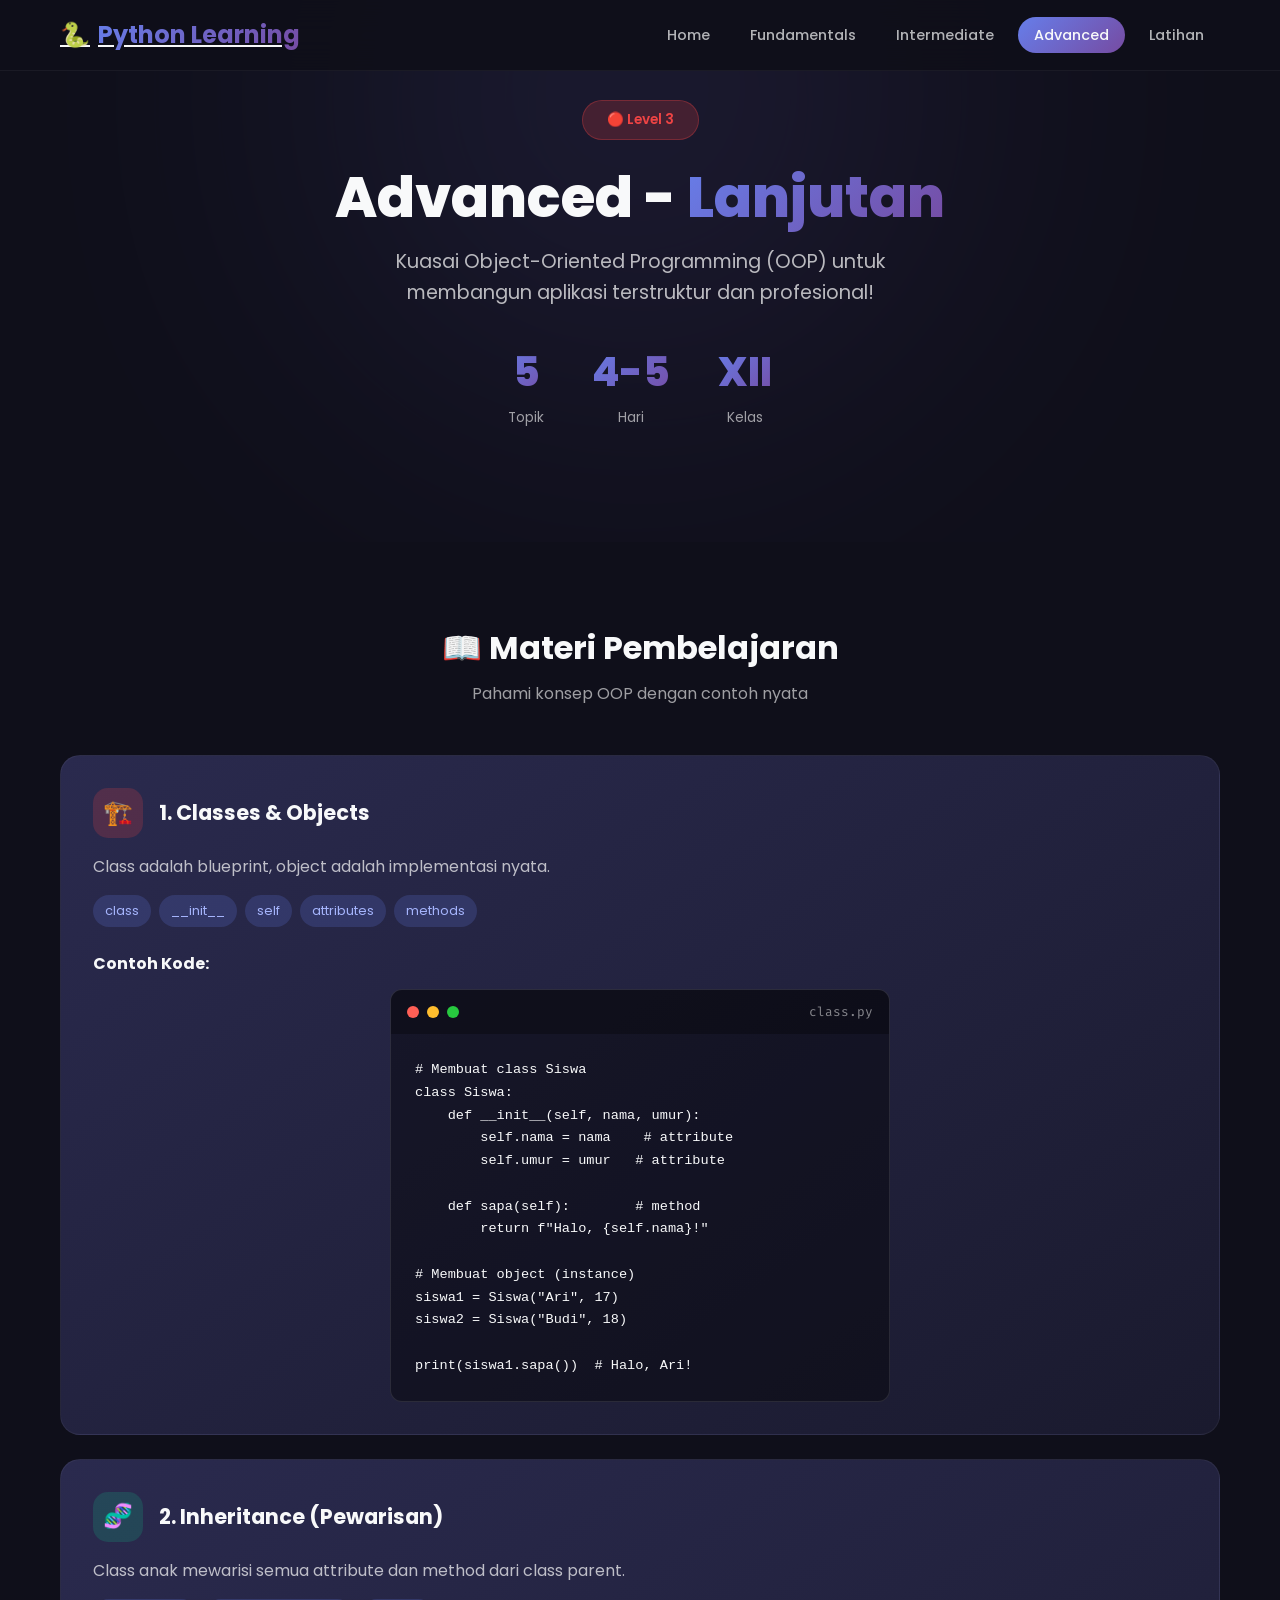
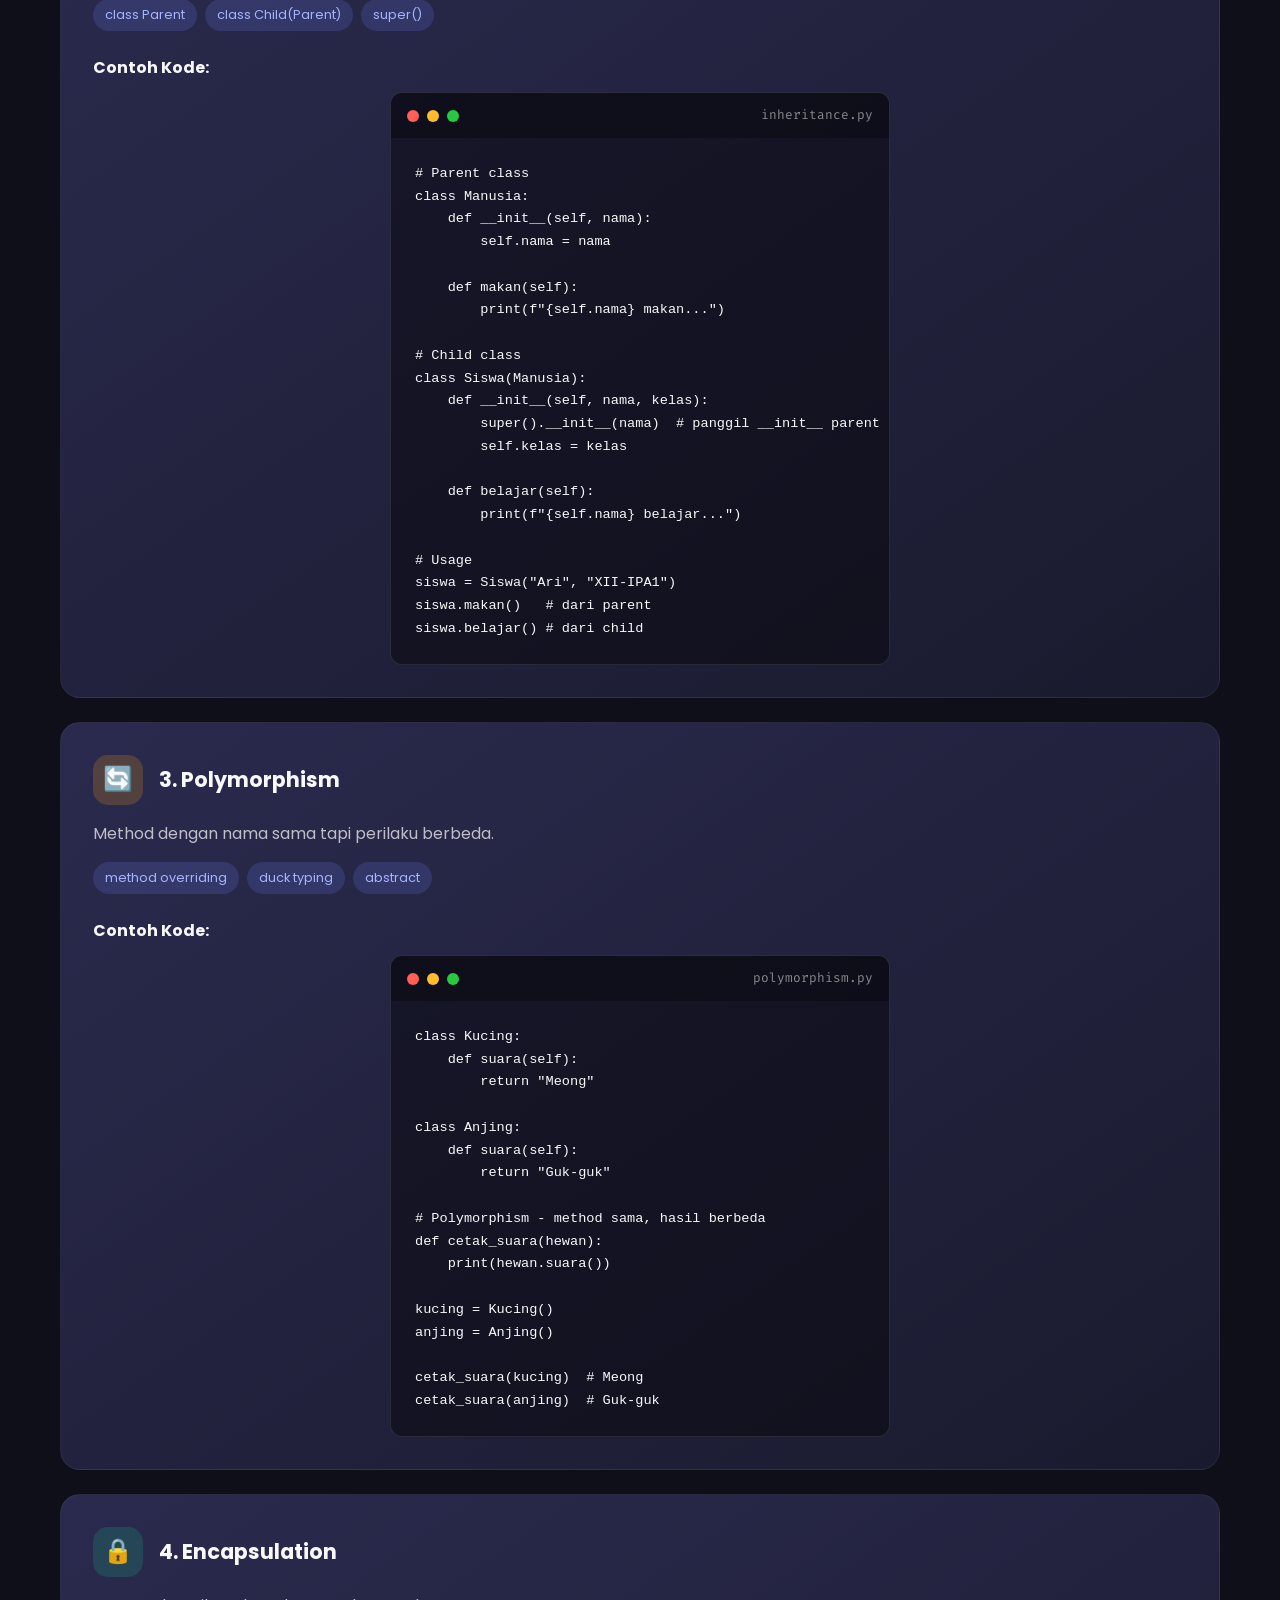
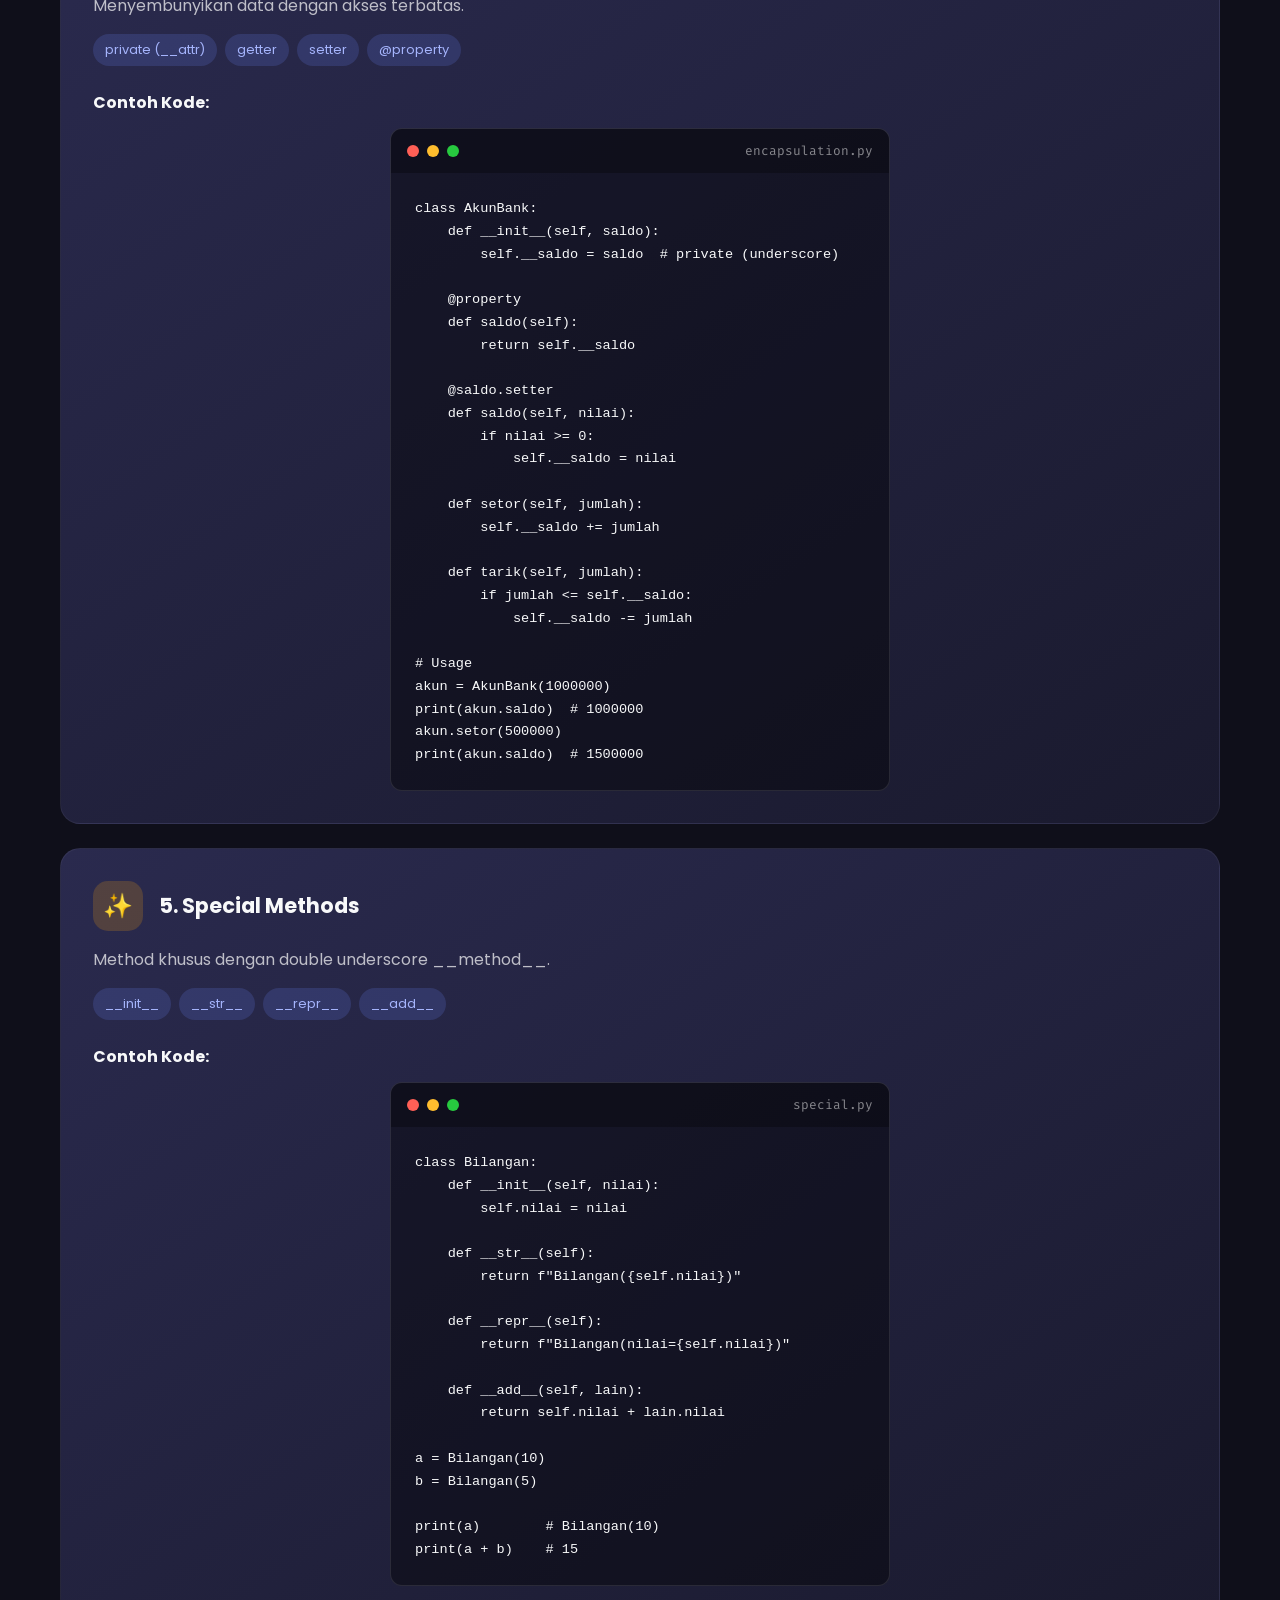
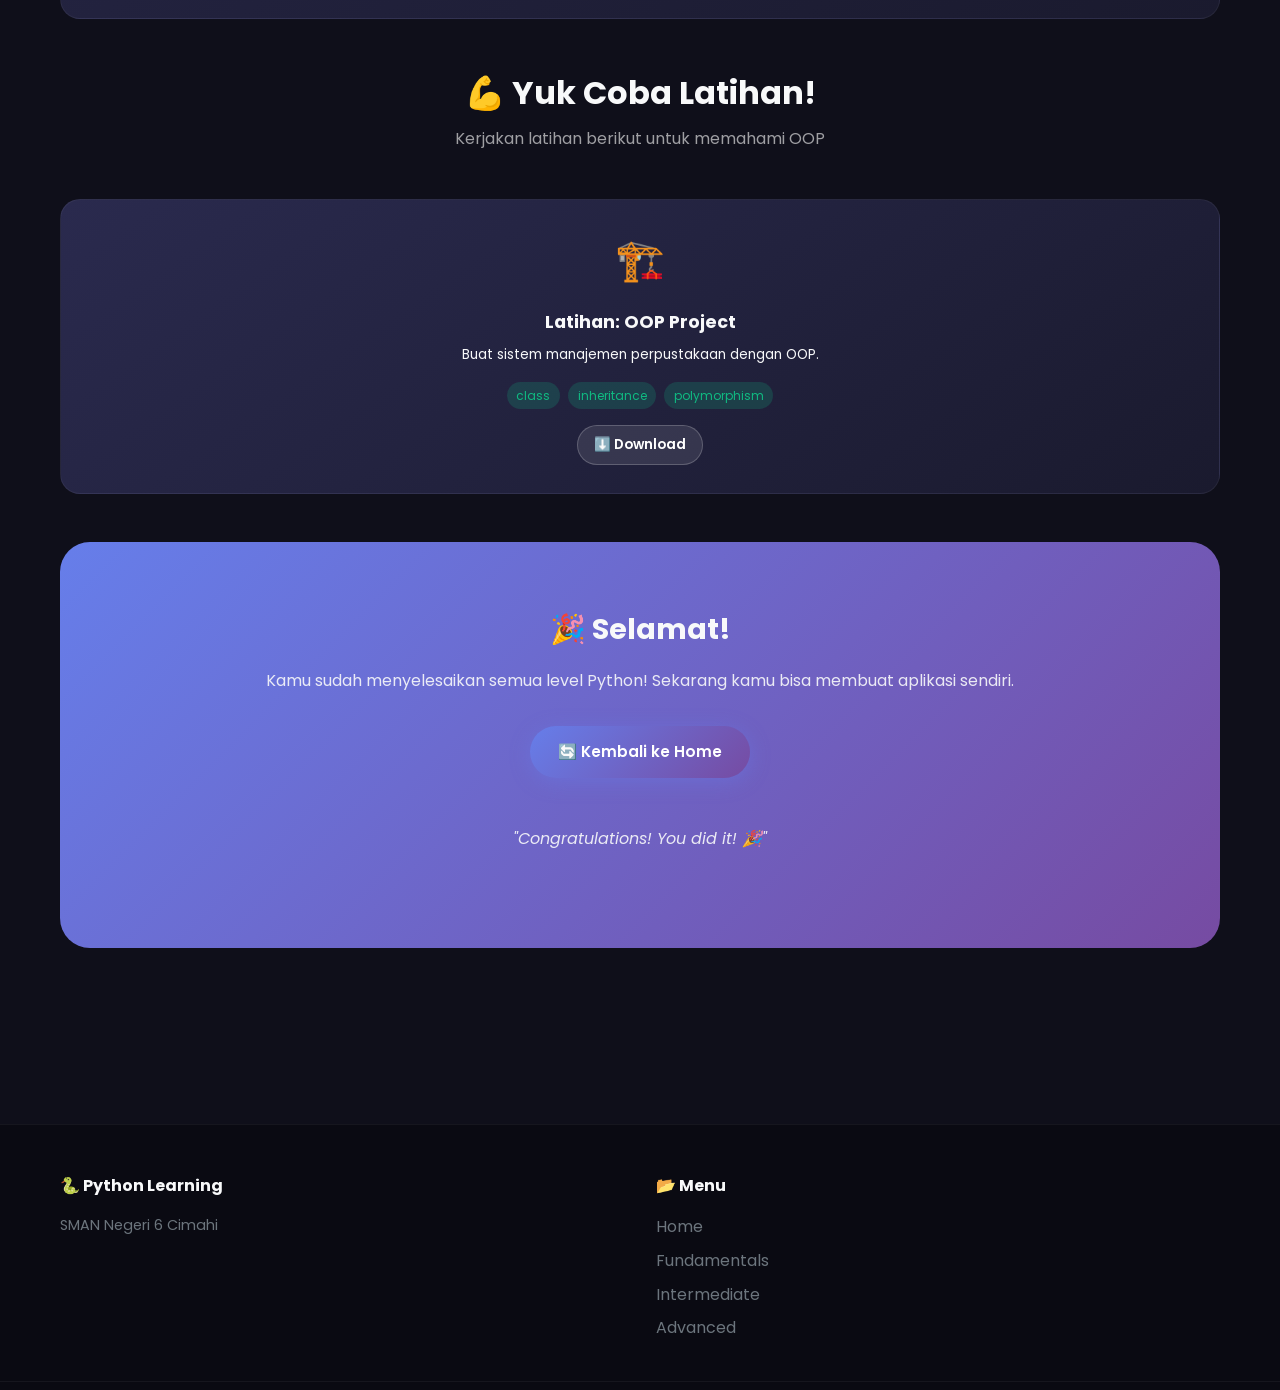
<file: html/advanced.html>
<!DOCTYPE html>
<html lang="id">
<head>
    <meta charset="UTF-8">
    <meta name="viewport" content="width=device-width, initial-scale=1.0">
    <title>Advanced - Python Learning SMAN 6 Cimahi</title>
    <link rel="preconnect" href="https://fonts.googleapis.com">
    <link rel="preconnect" href="https://fonts.gstatic.com" crossorigin>
    <link href="https://fonts.googleapis.com/css2?family=Poppins:wght@300;400;500;600;700;800&family=Fira+Code:wght@400;500&display=swap" rel="stylesheet">
    <link rel="stylesheet" href="style.css">
    <link rel="icon" href="data:image/svg+xml,<svg xmlns='http://www.w3.org/2000/svg' viewBox='0 0 100 100'><text y='.9em' font-size='90'>🐍</text></svg>">
    <style>
        :root {
            --primary: #3776AB;
            --secondary: #FFD43B;
            --success: #10b981;
            --warning: #f59e0b;
            --danger: #ef4444;
            --dark: #1a1a2e;
            --darker: #0f0f1a;
            --light: #f8f9fa;
            --gray: #6c757d;
            --gradient: linear-gradient(135deg, #667eea 0%, #764ba2 100%);
        }
    </style>
</head>
<body>
    <!-- Navbar -->
    <nav class="navbar">
        <div class="container">
            <a href="index.html" class="logo">🐍 <span>Python Learning</span></a>
            <button class="mobile-menu-btn" onclick="document.querySelector('.nav-links').classList.toggle('active')">☰</button>
            <ul class="nav-links">
                <li><a href="index.html">Home</a></li>
                <li><a href="fundamentals.html">Fundamentals</a></li>
                <li><a href="intermediate.html">Intermediate</a></li>
                <li><a href="advanced.html" class="active">Advanced</a></li>
                <li><a href="#latihan">Latihan</a></li>
            </ul>
        </div>
    </nav>

    <!-- Header -->
    <section class="hero" style="min-height: 50vh; padding-top: 100px;">
        <div class="hero-content">
            <div class="hero-badge" style="background: rgba(239, 68, 68, 0.2); border-color: rgba(239, 68, 68, 0.3); color: var(--danger);">🔴 Level 3</div>
            <h1>Advanced - <span class="highlight">Lanjutan</span></h1>
            <p class="hero-subtitle">Kuasai Object-Oriented Programming (OOP) untuk membangun aplikasi terstruktur dan profesional!</p>
            
            <div class="hero-stats">
                <div class="stat">
                    <span class="stat-number">5</span>
                    <span class="stat-label">Topik</span>
                </div>
                <div class="stat">
                    <span class="stat-number">4-5</span>
                    <span class="stat-label">Hari</span>
                </div>
                <div class="stat">
                    <span class="stat-number">XII</span>
                    <span class="stat-label">Kelas</span>
                </div>
            </div>
        </div>
    </section>

    <!-- Content -->
    <section class="content">
        <h2 class="section-title">📖 Materi Pembelajaran</h2>
        <p class="section-subtitle">Pahami konsep OOP dengan contoh nyata</p>

        <!-- Topik 1: Classes & Objects -->
        <div class="level-card level-3">
            <div class="level-header">
                <div class="level-badge">🏗️</div>
                <h3>1. Classes & Objects</h3>
            </div>
            <p style="margin-bottom: 1rem; color: rgba(255,255,255,0.7);">Class adalah blueprint, object adalah implementasi nyata.</p>
            
            <div class="level-topics">
                <span class="topic-tag">class</span>
                <span class="topic-tag">__init__</span>
                <span class="topic-tag">self</span>
                <span class="topic-tag">attributes</span>
                <span class="topic-tag">methods</span>
            </div>

            <div style="margin-top: 1.5rem;">
                <h4 style="margin-bottom: 0.75rem;">Contoh Kode:</h4>
                <div class="hero-code">
                    <div class="code-header">
                        <span class="code-dot red"></span>
                        <span class="code-dot yellow"></span>
                        <span class="code-dot green"></span>
                        <span class="code-title">class.py</span>
                    </div>
                    <pre><code class="language-python"># Membuat class Siswa
class Siswa:
    def __init__(self, nama, umur):
        self.nama = nama    # attribute
        self.umur = umur   # attribute
    
    def sapa(self):        # method
        return f"Halo, {self.nama}!"

# Membuat object (instance)
siswa1 = Siswa("Ari", 17)
siswa2 = Siswa("Budi", 18)

print(siswa1.sapa())  # Halo, Ari!</code></pre>
                </div>
            </div>
        </div>

        <!-- Topik 2: Inheritance -->
        <div class="level-card level-1">
            <div class="level-header">
                <div class="level-badge">🧬</div>
                <h3>2. Inheritance (Pewarisan)</h3>
            </div>
            <p style="margin-bottom: 1rem; color: rgba(255,255,255,0.7);">Class anak mewarisi semua attribute dan method dari class parent.</p>
            
            <div class="level-topics">
                <span class="topic-tag">class Parent</span>
                <span class="topic-tag">class Child(Parent)</span>
                <span class="topic-tag">super()</span>
            </div>

            <div style="margin-top: 1.5rem;">
                <h4 style="margin-bottom: 0.75rem;">Contoh Kode:</h4>
                <div class="hero-code">
                    <div class="code-header">
                        <span class="code-dot red"></span>
                        <span class="code-dot yellow"></span>
                        <span class="code-dot green"></span>
                        <span class="code-title">inheritance.py</span>
                    </div>
                    <pre><code class="language-python"># Parent class
class Manusia:
    def __init__(self, nama):
        self.nama = nama
    
    def makan(self):
        print(f"{self.nama} makan...")

# Child class
class Siswa(Manusia):
    def __init__(self, nama, kelas):
        super().__init__(nama)  # panggil __init__ parent
        self.kelas = kelas
    
    def belajar(self):
        print(f"{self.nama} belajar...")

# Usage
siswa = Siswa("Ari", "XII-IPA1")
siswa.makan()   # dari parent
siswa.belajar() # dari child</code></pre>
                </div>
            </div>
        </div>

        <!-- Topik 3: Polymorphism -->
        <div class="level-card level-2">
            <div class="level-header">
                <div class="level-badge">🔄</div>
                <h3>3. Polymorphism</h3>
            </div>
            <p style="margin-bottom: 1rem; color: rgba(255,255,255,0.7);">Method dengan nama sama tapi perilaku berbeda.</p>
            
            <div class="level-topics">
                <span class="topic-tag">method overriding</span>
                <span class="topic-tag">duck typing</span>
                <span class="topic-tag">abstract</span>
            </div>

            <div style="margin-top: 1.5rem;">
                <h4 style="margin-bottom: 0.75rem;">Contoh Kode:</h4>
                <div class="hero-code">
                    <div class="code-header">
                        <span class="code-dot red"></span>
                        <span class="code-dot yellow"></span>
                        <span class="code-dot green"></span>
                        <span class="code-title">polymorphism.py</span>
                    </div>
                    <pre><code class="language-python">class Kucing:
    def suara(self):
        return "Meong"

class Anjing:
    def suara(self):
        return "Guk-guk"

# Polymorphism - method sama, hasil berbeda
def cetak_suara(hewan):
    print(hewan.suara())

kucing = Kucing()
anjing = Anjing()

cetak_suara(kucing)  # Meong
cetak_suara(anjing)  # Guk-guk</code></pre>
                </div>
            </div>
        </div>

        <!-- Topik 4: Encapsulation -->
        <div class="level-card level-1">
            <div class="level-header">
                <div class="level-badge">🔒</div>
                <h3>4. Encapsulation</h3>
            </div>
            <p style="margin-bottom: 1rem; color: rgba(255,255,255,0.7);">Menyembunyikan data dengan akses terbatas.</p>
            
            <div class="level-topics">
                <span class="topic-tag">private (__attr)</span>
                <span class="topic-tag">getter</span>
                <span class="topic-tag">setter</span>
                <span class="topic-tag">@property</span>
            </div>

            <div style="margin-top: 1.5rem;">
                <h4 style="margin-bottom: 0.75rem;">Contoh Kode:</h4>
                <div class="hero-code">
                    <div class="code-header">
                        <span class="code-dot red"></span>
                        <span class="code-dot yellow"></span>
                        <span class="code-dot green"></span>
                        <span class="code-title">encapsulation.py</span>
                    </div>
                    <pre><code class="language-python">class AkunBank:
    def __init__(self, saldo):
        self.__saldo = saldo  # private (underscore)
    
    @property
    def saldo(self):
        return self.__saldo
    
    @saldo.setter
    def saldo(self, nilai):
        if nilai >= 0:
            self.__saldo = nilai
    
    def setor(self, jumlah):
        self.__saldo += jumlah
    
    def tarik(self, jumlah):
        if jumlah <= self.__saldo:
            self.__saldo -= jumlah

# Usage
akun = AkunBank(1000000)
print(akun.saldo)  # 1000000
akun.setor(500000)
print(akun.saldo)  # 1500000</code></pre>
                </div>
            </div>
        </div>

        <!-- Topik 5: Special Methods -->
        <div class="level-card level-2">
            <div class="level-header">
                <div class="level-badge">✨</div>
                <h3>5. Special Methods</h3>
            </div>
            <p style="margin-bottom: 1rem; color: rgba(255,255,255,0.7);">Method khusus dengan double underscore __method__.</p>
            
            <div class="level-topics">
                <span class="topic-tag">__init__</span>
                <span class="topic-tag">__str__</span>
                <span class="topic-tag">__repr__</span>
                <span class="topic-tag">__add__</span>
            </div>

            <div style="margin-top: 1.5rem;">
                <h4 style="margin-bottom: 0.75rem;">Contoh Kode:</h4>
                <div class="hero-code">
                    <div class="code-header">
                        <span class="code-dot red"></span>
                        <span class="code-dot yellow"></span>
                        <span class="code-dot green"></span>
                        <span class="code-title">special.py</span>
                    </div>
                    <pre><code class="language-python">class Bilangan:
    def __init__(self, nilai):
        self.nilai = nilai
    
    def __str__(self):
        return f"Bilangan({self.nilai})"
    
    def __repr__(self):
        return f"Bilangan(nilai={self.nilai})"
    
    def __add__(self, lain):
        return self.nilai + lain.nilai

a = Bilangan(10)
b = Bilangan(5)

print(a)        # Bilangan(10)
print(a + b)    # 15</code></pre>
                </div>
            </div>
        </div>

        <!-- Latihan Section -->
        <h2 id="latihan" class="section-title" style="margin-top: 3rem;">💪 Yuk Coba Latihan!</h2>
        <p class="section-subtitle">Kerjakan latihan berikut untuk memahami OOP</p>

        <div class="cards-grid">
            <div class="practice-card">
                <div class="practice-icon">🏗️</div>
                <h3>Latihan: OOP Project</h3>
                <p>Buat sistem manajemen perpustakaan dengan OOP.</p>
                <div class="skill-tags">
                    <span>class</span>
                    <span>inheritance</span>
                    <span>polymorphism</span>
                </div>
                <a href="exercises/06_advanced_oop_exercise.py" class="btn btn-secondary btn-small" download>⬇️ Download</a>
            </div>
        </div>

        <!-- Next Steps -->
        <div class="cta-section">
            <h2>🎉 Selamat!</h2>
            <p>Kamu sudah menyelesaikan semua level Python! Sekarang kamu bisa membuat aplikasi sendiri.</p>
            <div class="cta-buttons">
                <a href="index.html" class="btn btn-primary">🔄 Kembali ke Home</a>
            </div>
            <p class="motivation">"Congratulations! You did it! 🎉"</p>
        </div>
    </section>

    <!-- Footer -->
    <footer class="footer">
        <div class="footer-content">
            <div>
                <h4>🐍 Python Learning</h4>
                <p style="color: var(--gray); font-size: 0.9rem;">SMAN Negeri 6 Cimahi</p>
            </div>
            <div>
                <h4>📂 Menu</h4>
                <ul>
                    <li><a href="index.html">Home</a></li>
                    <li><a href="fundamentals.html">Fundamentals</a></li>
                    <li><a href="intermediate.html">Intermediate</a></li>
                    <li><a href="advanced.html">Advanced</a></li>
                </ul>
            </div>
        </div>
        <div class="footer-bottom">
            <p>Created by: <strong>natedekaka</strong> | 2024-2025</p>
        </div>
    </footer>
</body>
</html>
</file>
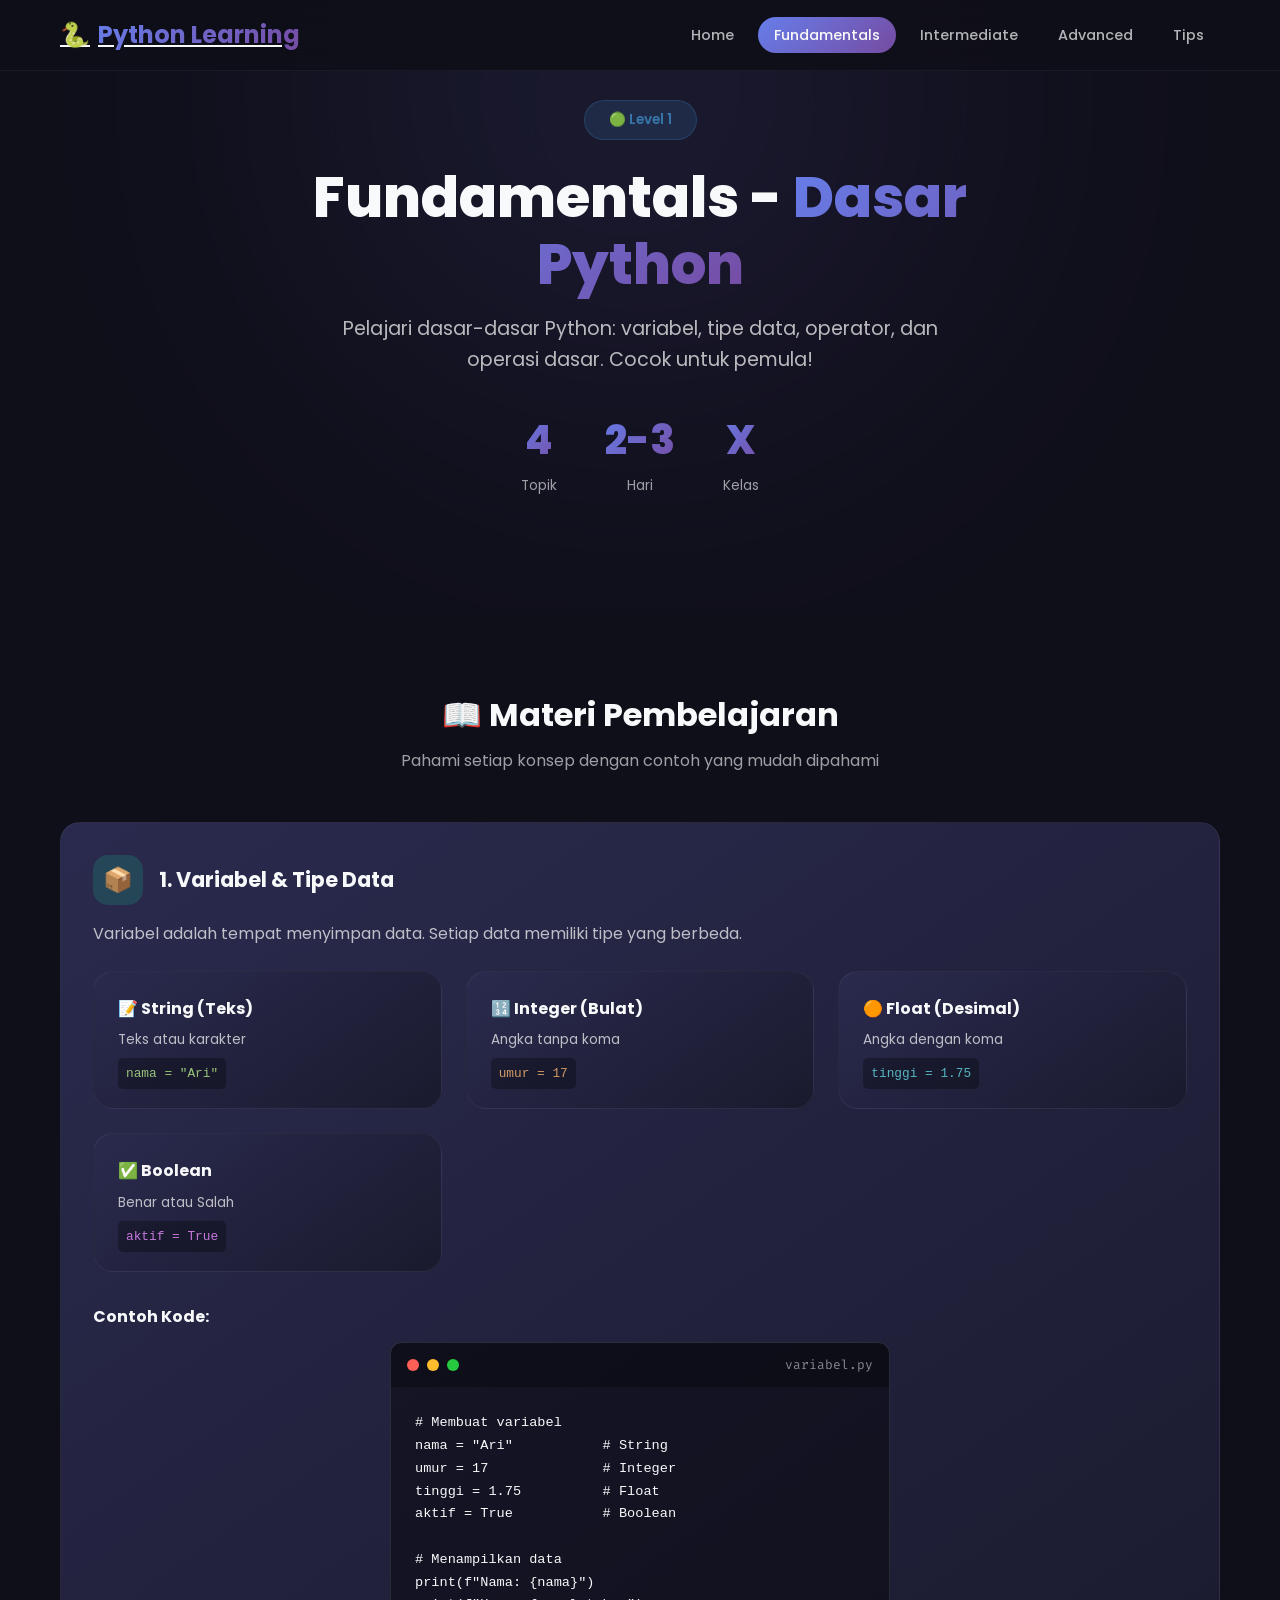
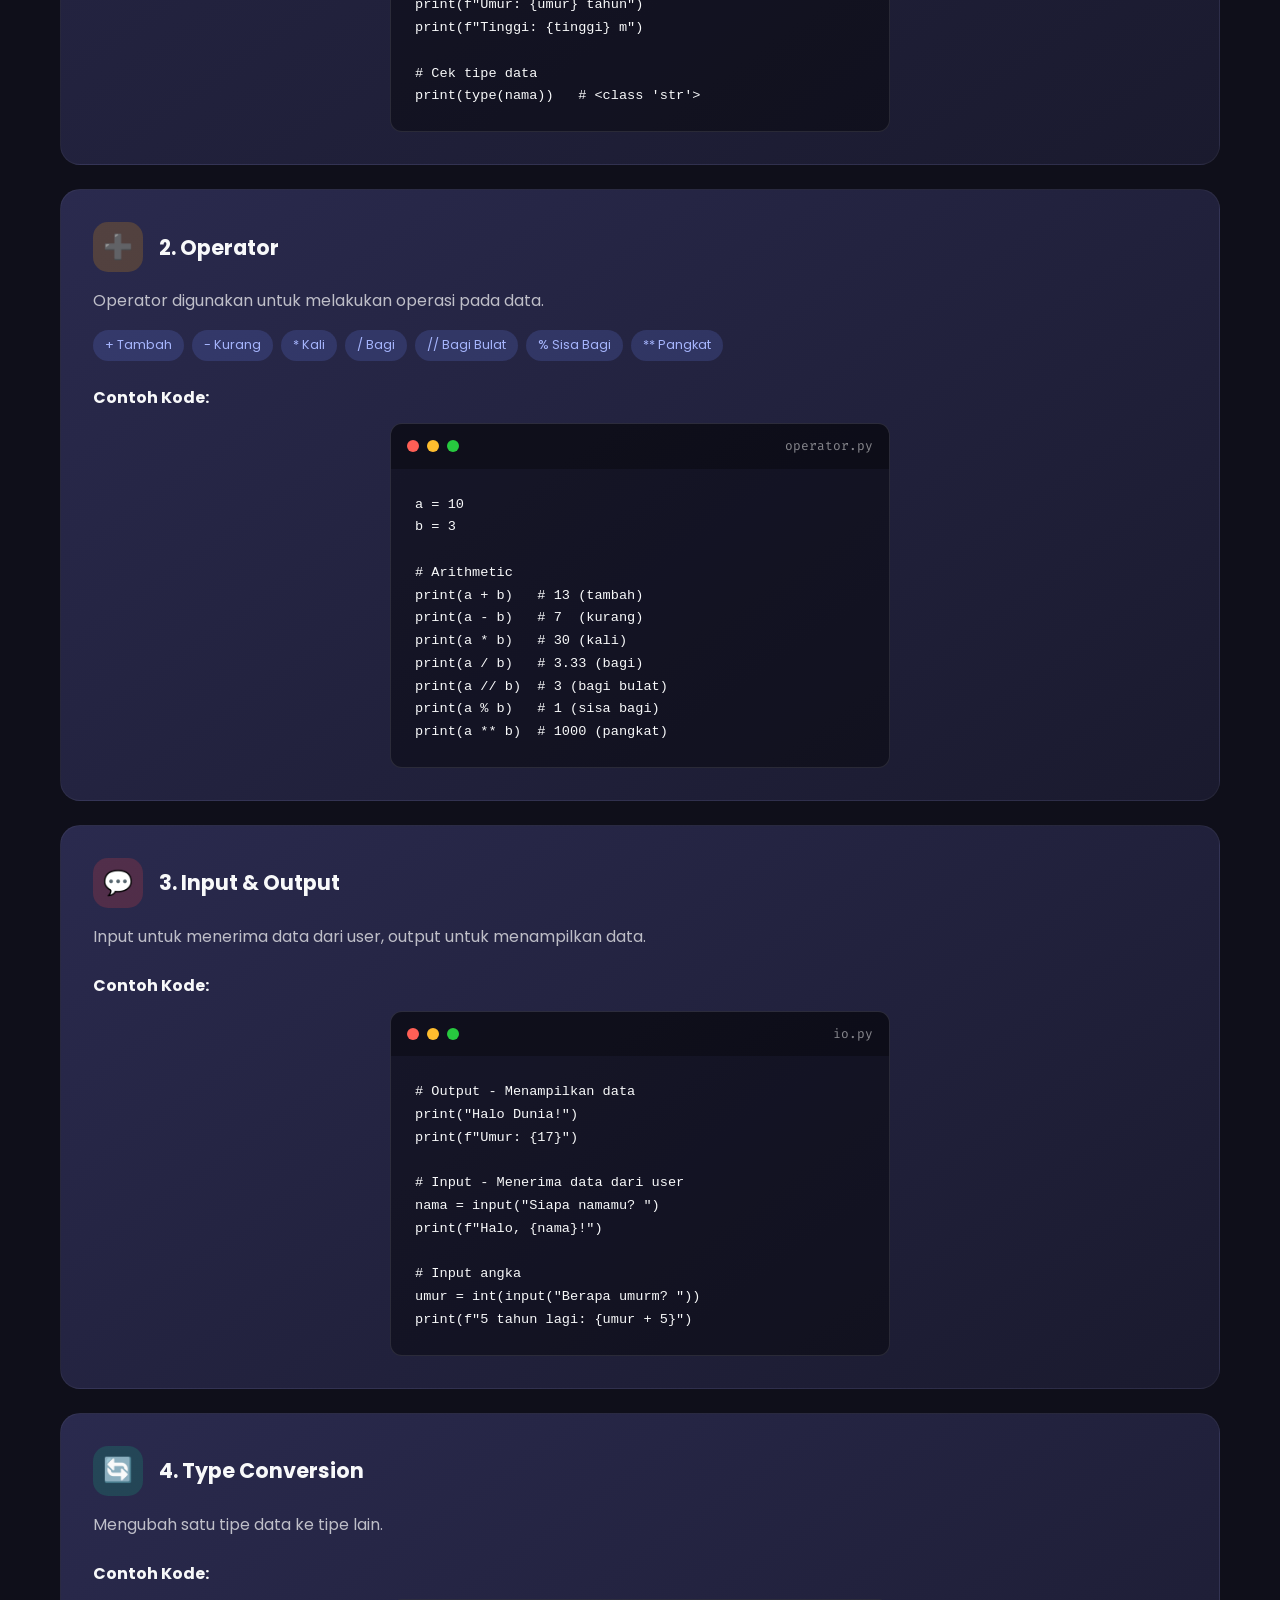
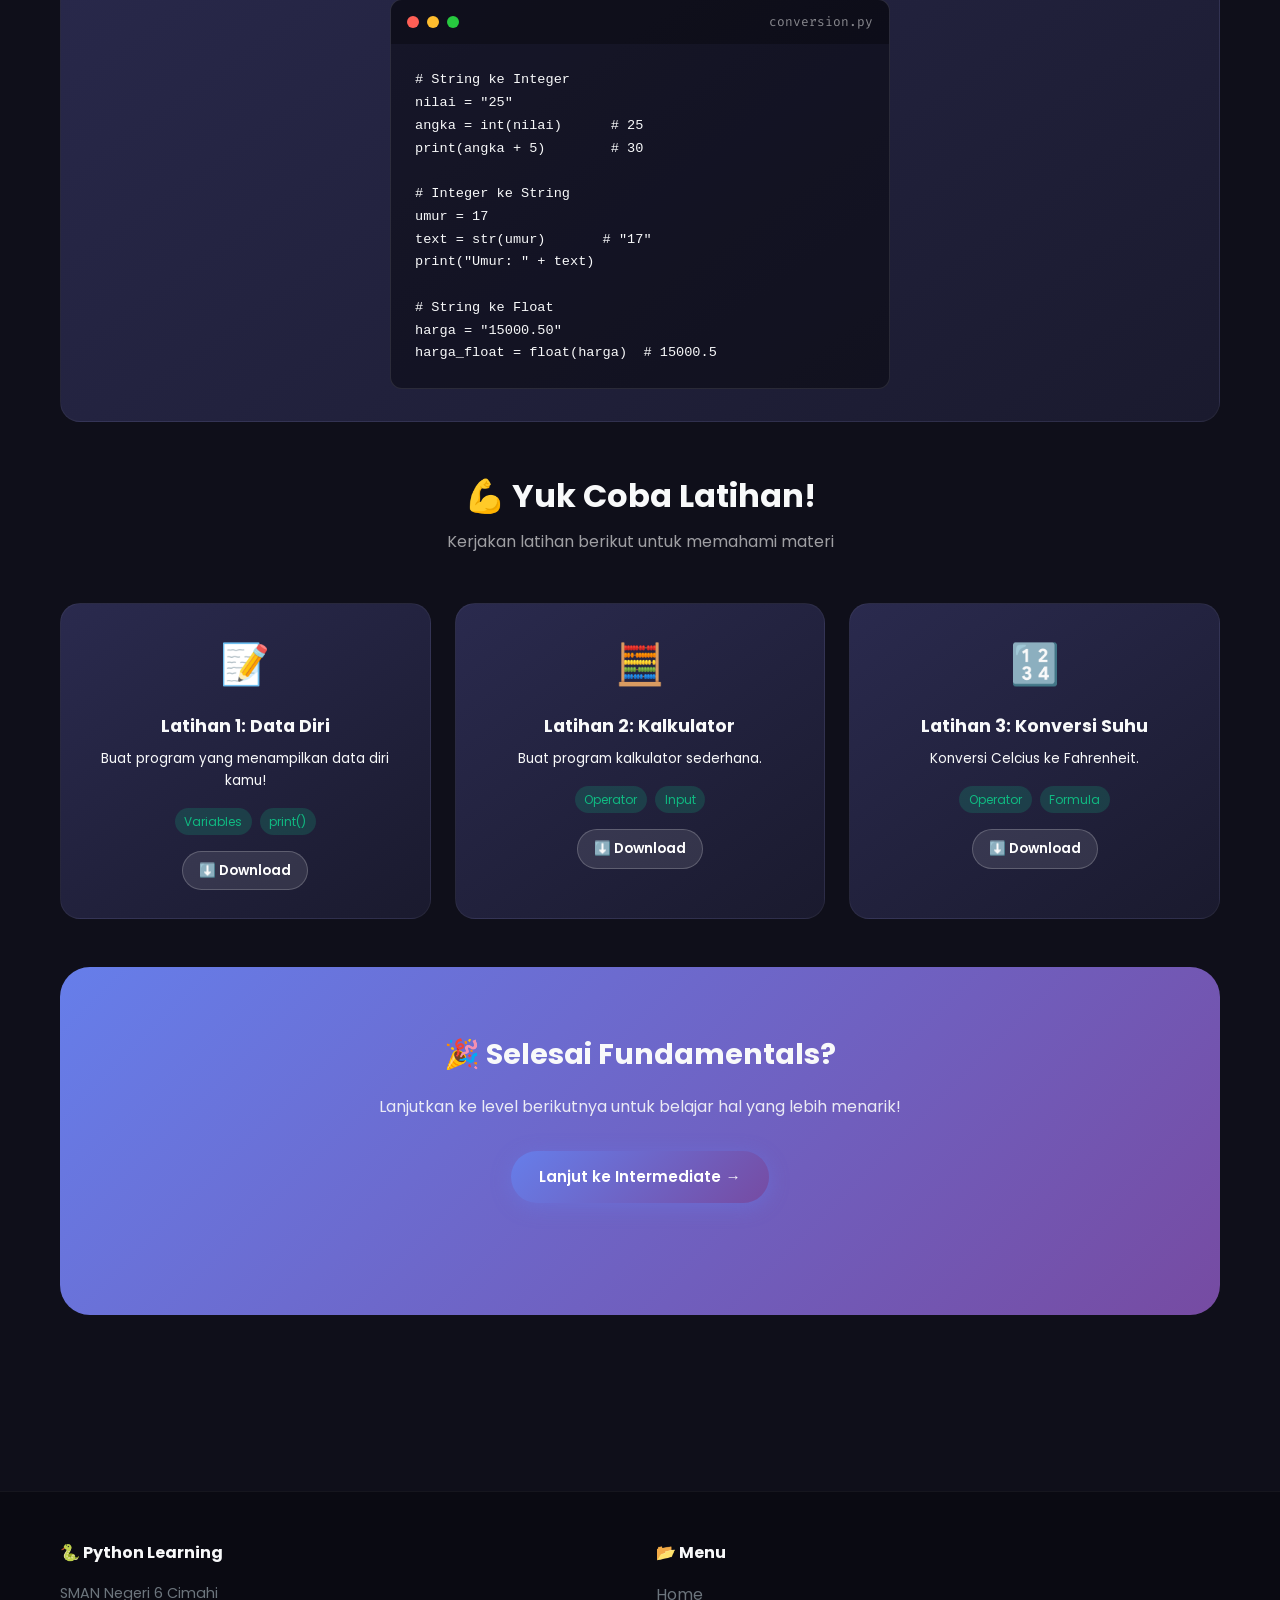
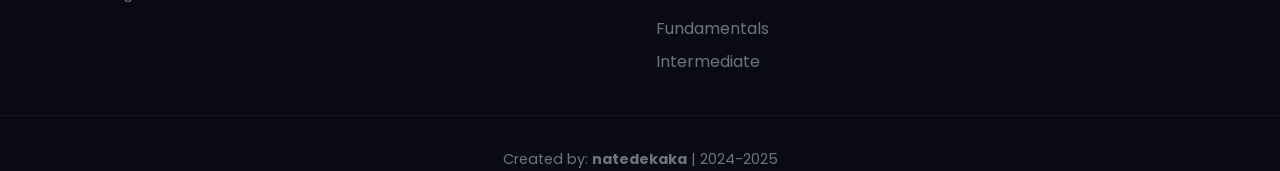
<file: html/fundamentals.html>
<!DOCTYPE html>
<html lang="id">
<head>
    <meta charset="UTF-8">
    <meta name="viewport" content="width=device-width, initial-scale=1.0">
    <title>Fundamentals - Python Learning SMAN 6 Cimahi</title>
    <link rel="preconnect" href="https://fonts.googleapis.com">
    <link rel="preconnect" href="https://fonts.gstatic.com" crossorigin>
    <link href="https://fonts.googleapis.com/css2?family=Poppins:wght@300;400;500;600;700;800&family=Fira+Code:wght@400;500&display=swap" rel="stylesheet">
    <link rel="stylesheet" href="style.css">
    <link rel="icon" href="data:image/svg+xml,<svg xmlns='http://www.w3.org/2000/svg' viewBox='0 0 100 100'><text y='.9em' font-size='90'>🐍</text></svg>">
    <style>
        :root {
            --primary: #3776AB;
            --secondary: #FFD43B;
            --success: #10b981;
            --warning: #f59e0b;
            --danger: #ef4444;
            --dark: #1a1a2e;
            --darker: #0f0f1a;
            --light: #f8f9fa;
            --gray: #6c757d;
            --gradient: linear-gradient(135deg, #667eea 0%, #764ba2 100%);
        }
    </style>
</head>
<body>
    <!-- Navbar -->
    <nav class="navbar">
        <div class="container">
            <a href="index.html" class="logo">🐍 <span>Python Learning</span></a>
            <button class="mobile-menu-btn" onclick="document.querySelector('.nav-links').classList.toggle('active')">☰</button>
            <ul class="nav-links">
                <li><a href="index.html">Home</a></li>
                <li><a href="fundamentals.html" class="active">Fundamentals</a></li>
                <li><a href="intermediate.html">Intermediate</a></li>
                <li><a href="advanced.html">Advanced</a></li>
                <li><a href="#tips">Tips</a></li>
            </ul>
        </div>
    </nav>

    <!-- Header -->
    <section class="hero" style="min-height: 50vh; padding-top: 100px;">
        <div class="hero-content">
            <div class="hero-badge">🟢 Level 1</div>
            <h1>Fundamentals - <span class="highlight">Dasar Python</span></h1>
            <p class="hero-subtitle">Pelajari dasar-dasar Python: variabel, tipe data, operator, dan operasi dasar. Cocok untuk pemula!</p>
            
            <div class="hero-stats">
                <div class="stat">
                    <span class="stat-number">4</span>
                    <span class="stat-label">Topik</span>
                </div>
                <div class="stat">
                    <span class="stat-number">2-3</span>
                    <span class="stat-label">Hari</span>
                </div>
                <div class="stat">
                    <span class="stat-number">X</span>
                    <span class="stat-label">Kelas</span>
                </div>
            </div>
        </div>
    </section>

    <!-- Content -->
    <section class="content">
        <h2 class="section-title">📖 Materi Pembelajaran</h2>
        <p class="section-subtitle">Pahami setiap konsep dengan contoh yang mudah dipahami</p>

        <!-- Konsep 1: Variabel -->
        <div class="level-card level-1">
            <div class="level-header">
                <div class="level-badge">📦</div>
                <h3>1. Variabel & Tipe Data</h3>
            </div>
            <p style="margin-bottom: 1rem; color: rgba(255,255,255,0.7);">Variabel adalah tempat menyimpan data. Setiap data memiliki tipe yang berbeda.</p>
            
            <div class="cards-grid" style="margin-top: 1.5rem;">
                <div class="card" style="padding: 1.5rem;">
                    <h3 style="font-size: 1rem; margin-bottom: 0.5rem;">📝 String (Teks)</h3>
                    <p style="font-size: 0.85rem; margin-bottom: 0.5rem;">Teks atau karakter</p>
                    <code style="background: rgba(0,0,0,0.3); padding: 0.5rem; border-radius: 5px; font-size: 0.8rem; color: #98c379;">nama = "Ari"</code>
                </div>
                <div class="card" style="padding: 1.5rem;">
                    <h3 style="font-size: 1rem; margin-bottom: 0.5rem;">🔢 Integer (Bulat)</h3>
                    <p style="font-size: 0.85rem; margin-bottom: 0.5rem;">Angka tanpa koma</p>
                    <code style="background: rgba(0,0,0,0.3); padding: 0.5rem; border-radius: 5px; font-size: 0.8rem; color: #d19a66;">umur = 17</code>
                </div>
                <div class="card" style="padding: 1.5rem;">
                    <h3 style="font-size: 1rem; margin-bottom: 0.5rem;">🟠 Float (Desimal)</h3>
                    <p style="font-size: 0.85rem; margin-bottom: 0.5rem;">Angka dengan koma</p>
                    <code style="background: rgba(0,0,0,0.3); padding: 0.5rem; border-radius: 5px; font-size: 0.8rem; color: #56b6c2;">tinggi = 1.75</code>
                </div>
                <div class="card" style="padding: 1.5rem;">
                    <h3 style="font-size: 1rem; margin-bottom: 0.5rem;">✅ Boolean</h3>
                    <p style="font-size: 0.85rem; margin-bottom: 0.5rem;">Benar atau Salah</p>
                    <code style="background: rgba(0,0,0,0.3); padding: 0.5rem; border-radius: 5px; font-size: 0.8rem; color: #c678dd;">aktif = True</code>
                </div>
            </div>

            <div style="margin-top: 1.5rem;">
                <h4 style="margin-bottom: 0.75rem;">Contoh Kode:</h4>
                <div class="hero-code">
                    <div class="code-header">
                        <span class="code-dot red"></span>
                        <span class="code-dot yellow"></span>
                        <span class="code-dot green"></span>
                        <span class="code-title">variabel.py</span>
                    </div>
                    <pre><code class="language-python"># Membuat variabel
nama = "Ari"           # String
umur = 17              # Integer
tinggi = 1.75          # Float
aktif = True           # Boolean

# Menampilkan data
print(f"Nama: {nama}")
print(f"Umur: {umur} tahun")
print(f"Tinggi: {tinggi} m")

# Cek tipe data
print(type(nama))   # &lt;class 'str'&gt;</code></pre>
                </div>
            </div>
        </div>

        <!-- Konsep 2: Operator -->
        <div class="level-card level-2">
            <div class="level-header">
                <div class="level-badge">➕</div>
                <h3>2. Operator</h3>
            </div>
            <p style="margin-bottom: 1rem; color: rgba(255,255,255,0.7);">Operator digunakan untuk melakukan operasi pada data.</p>
            
            <div class="level-topics">
                <span class="topic-tag">+ Tambah</span>
                <span class="topic-tag">- Kurang</span>
                <span class="topic-tag">* Kali</span>
                <span class="topic-tag">/ Bagi</span>
                <span class="topic-tag">// Bagi Bulat</span>
                <span class="topic-tag">% Sisa Bagi</span>
                <span class="topic-tag">** Pangkat</span>
            </div>

            <div style="margin-top: 1.5rem;">
                <h4 style="margin-bottom: 0.75rem;">Contoh Kode:</h4>
                <div class="hero-code">
                    <div class="code-header">
                        <span class="code-dot red"></span>
                        <span class="code-dot yellow"></span>
                        <span class="code-dot green"></span>
                        <span class="code-title">operator.py</span>
                    </div>
                    <pre><code class="language-python">a = 10
b = 3

# Arithmetic
print(a + b)   # 13 (tambah)
print(a - b)   # 7  (kurang)
print(a * b)   # 30 (kali)
print(a / b)   # 3.33 (bagi)
print(a // b)  # 3 (bagi bulat)
print(a % b)   # 1 (sisa bagi)
print(a ** b)  # 1000 (pangkat)</code></pre>
                </div>
            </div>
        </div>

        <!-- Konsep 3: Input/Output -->
        <div class="level-card level-3">
            <div class="level-header">
                <div class="level-badge">💬</div>
                <h3>3. Input & Output</h3>
            </div>
            <p style="margin-bottom: 1rem; color: rgba(255,255,255,0.7);">Input untuk menerima data dari user, output untuk menampilkan data.</p>
            
            <div style="margin-top: 1.5rem;">
                <h4 style="margin-bottom: 0.75rem;">Contoh Kode:</h4>
                <div class="hero-code">
                    <div class="code-header">
                        <span class="code-dot red"></span>
                        <span class="code-dot yellow"></span>
                        <span class="code-dot green"></span>
                        <span class="code-title">io.py</span>
                    </div>
                    <pre><code class="language-python"># Output - Menampilkan data
print("Halo Dunia!")
print(f"Umur: {17}")

# Input - Menerima data dari user
nama = input("Siapa namamu? ")
print(f"Halo, {nama}!")

# Input angka
umur = int(input("Berapa umurm? "))
print(f"5 tahun lagi: {umur + 5}")</code></pre>
                </div>
            </div>
        </div>

        <!-- Konsep 4: Type Conversion -->
        <div class="level-card level-1">
            <div class="level-header">
                <div class="level-badge">🔄</div>
                <h3>4. Type Conversion</h3>
            </div>
            <p style="margin-bottom: 1rem; color: rgba(255,255,255,0.7);">Mengubah satu tipe data ke tipe lain.</p>
            
            <div style="margin-top: 1.5rem;">
                <h4 style="margin-bottom: 0.75rem;">Contoh Kode:</h4>
                <div class="hero-code">
                    <div class="code-header">
                        <span class="code-dot red"></span>
                        <span class="code-dot yellow"></span>
                        <span class="code-dot green"></span>
                        <span class="code-title">conversion.py</span>
                    </div>
                    <pre><code class="language-python"># String ke Integer
nilai = "25"
angka = int(nilai)      # 25
print(angka + 5)        # 30

# Integer ke String
umur = 17
text = str(umur)       # "17"
print("Umur: " + text)

# String ke Float
harga = "15000.50"
harga_float = float(harga)  # 15000.5</code></pre>
                </div>
            </div>
        </div>

        <!-- Latihan -->
        <h2 class="section-title" style="margin-top: 3rem;">💪 Yuk Coba Latihan!</h2>
        <p class="section-subtitle">Kerjakan latihan berikut untuk memahami materi</p>

        <div class="cards-grid">
            <div class="practice-card">
                <div class="practice-icon">📝</div>
                <h3>Latihan 1: Data Diri</h3>
                <p>Buat program yang menampilkan data diri kamu!</p>
                <div class="skill-tags">
                    <span>Variables</span>
                    <span>print()</span>
                </div>
                <a href="exercises/latihan_01_data_diri.py" class="btn btn-secondary btn-small" download>⬇️ Download</a>
            </div>

            <div class="practice-card">
                <div class="practice-icon">🧮</div>
                <h3>Latihan 2: Kalkulator</h3>
                <p>Buat program kalkulator sederhana.</p>
                <div class="skill-tags">
                    <span>Operator</span>
                    <span>Input</span>
                </div>
                <a href="exercises/latihan_02_kalkulator.py" class="btn btn-secondary btn-small" download>⬇️ Download</a>
            </div>

            <div class="practice-card">
                <div class="practice-icon">🔢</div>
                <h3>Latihan 3: Konversi Suhu</h3>
                <p>Konversi Celcius ke Fahrenheit.</p>
                <div class="skill-tags">
                    <span>Operator</span>
                    <span>Formula</span>
                </div>
                <a href="exercises/latihan_03_konversi_suhu.py" class="btn btn-secondary btn-small" download>⬇️ Download</a>
            </div>
        </div>

        <!-- Next Steps -->
        <div class="cta-section">
            <h2>🎉 Selesai Fundamentals?</h2>
            <p>Lanjutkan ke level berikutnya untuk belajar hal yang lebih menarik!</p>
            <div class="cta-buttons">
                <a href="intermediate.html" class="btn btn-primary">Lanjut ke Intermediate →</a>
            </div>
        </div>
    </section>

    <!-- Footer -->
    <footer class="footer">
        <div class="footer-content">
            <div>
                <h4>🐍 Python Learning</h4>
                <p style="color: var(--gray); font-size: 0.9rem;">SMAN Negeri 6 Cimahi</p>
            </div>
            <div>
                <h4>📂 Menu</h4>
                <ul>
                    <li><a href="index.html">Home</a></li>
                    <li><a href="fundamentals.html">Fundamentals</a></li>
                    <li><a href="intermediate.html">Intermediate</a></li>
                </ul>
            </div>
        </div>
        <div class="footer-bottom">
            <p>Created by: <strong>natedekaka</strong> | 2024-2025</p>
        </div>
    </footer>
</body>
</html>
</file>
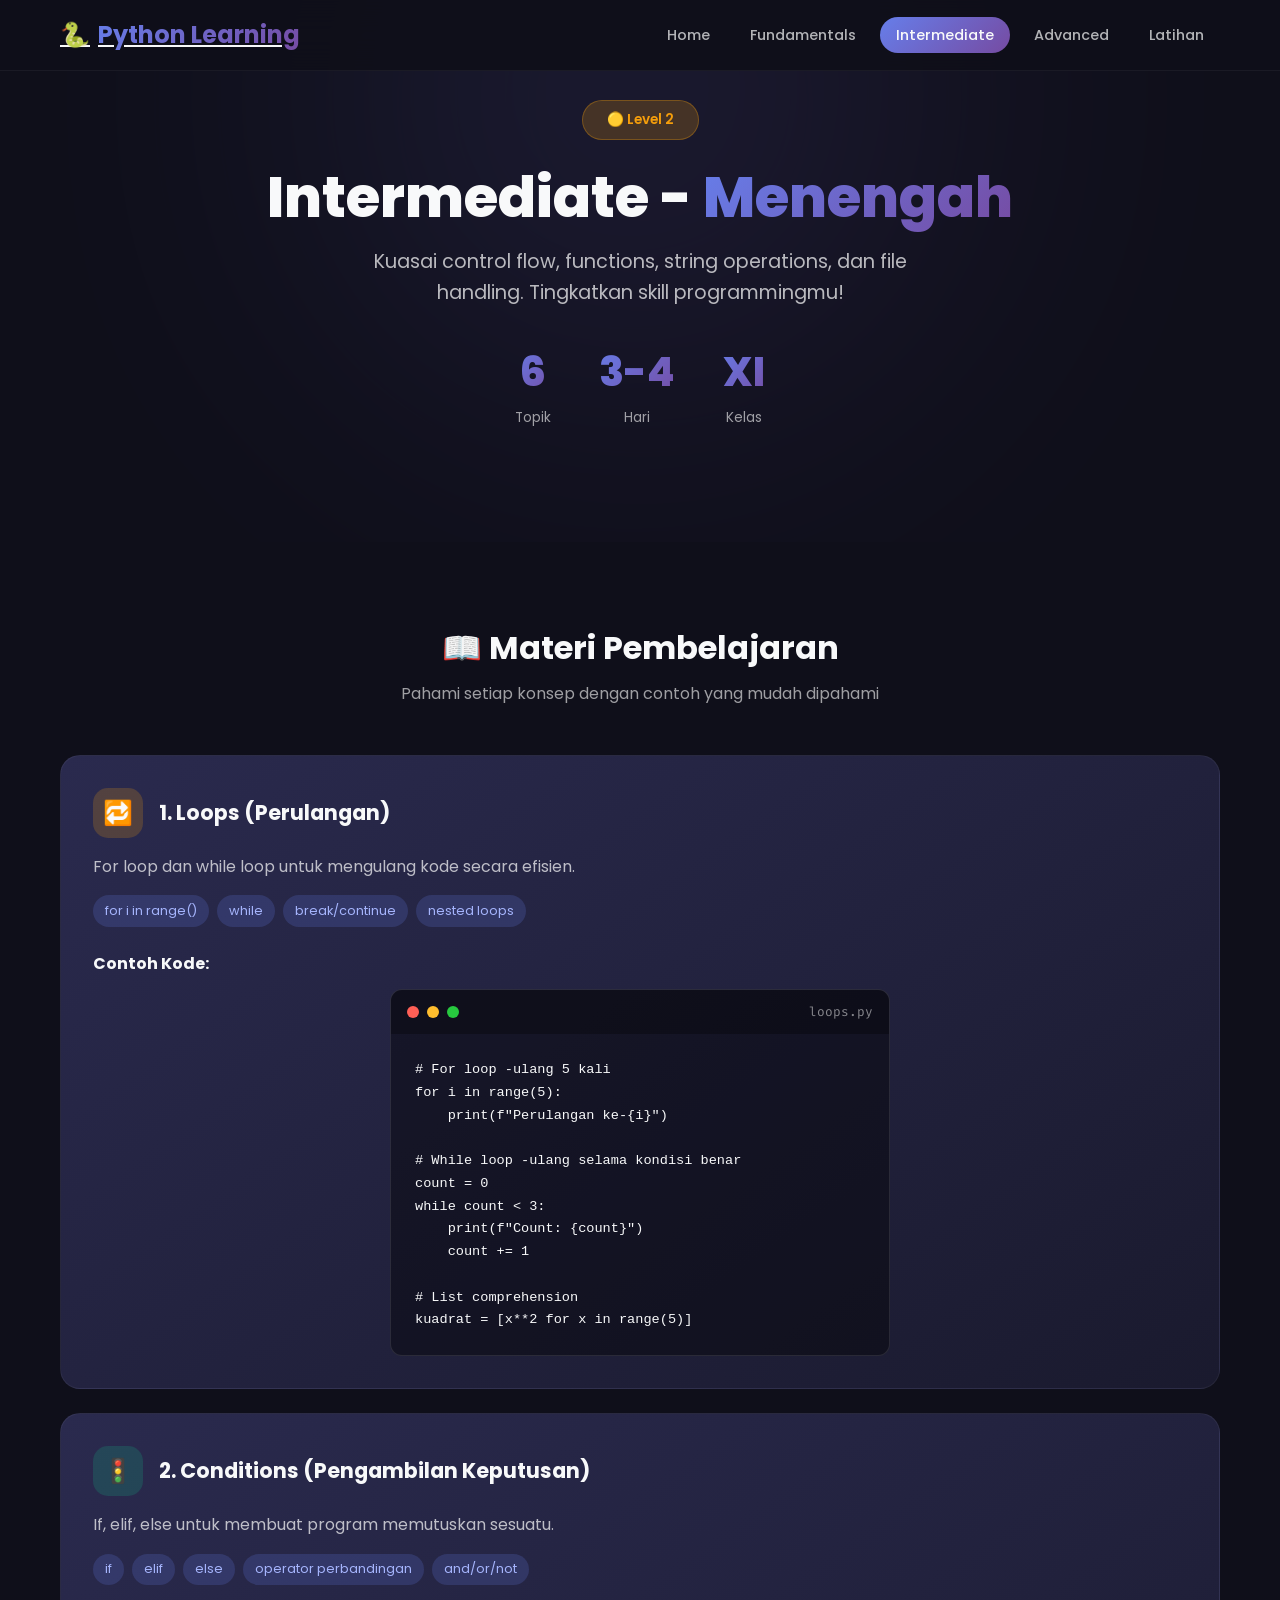
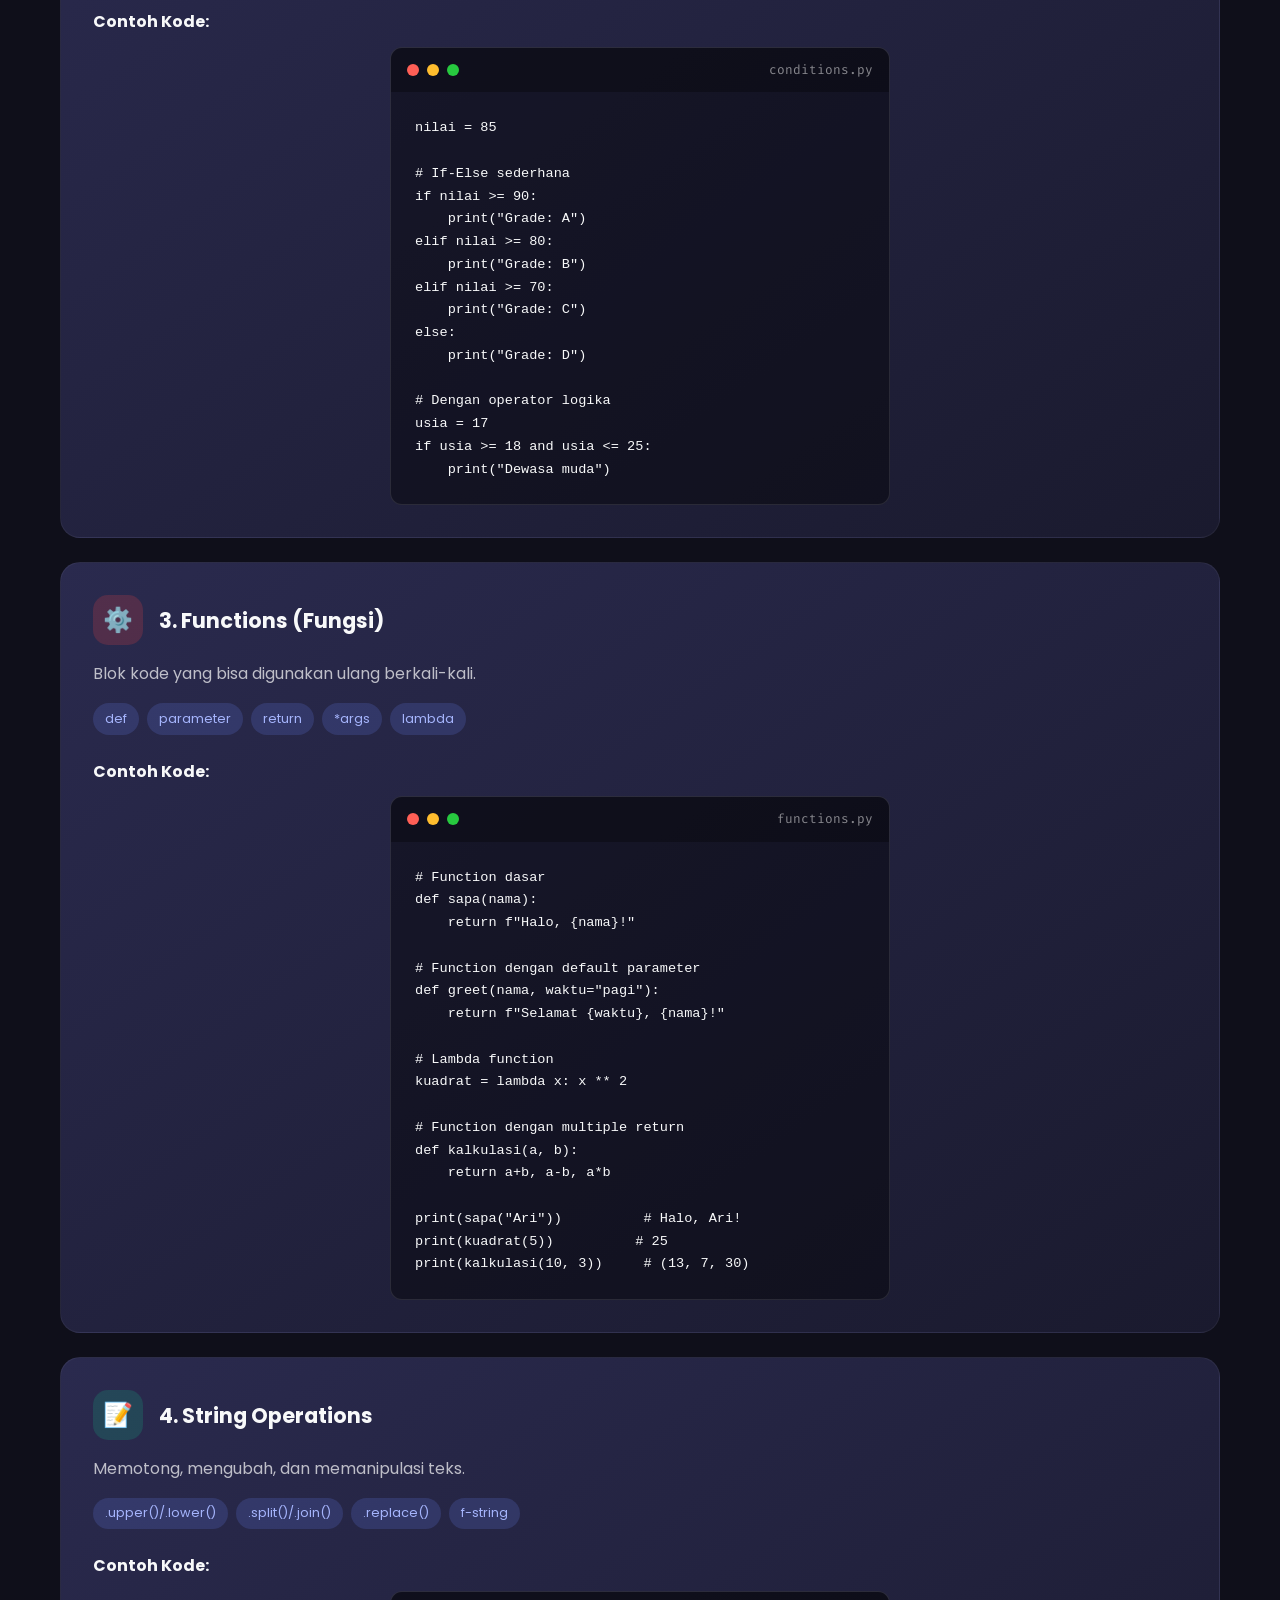
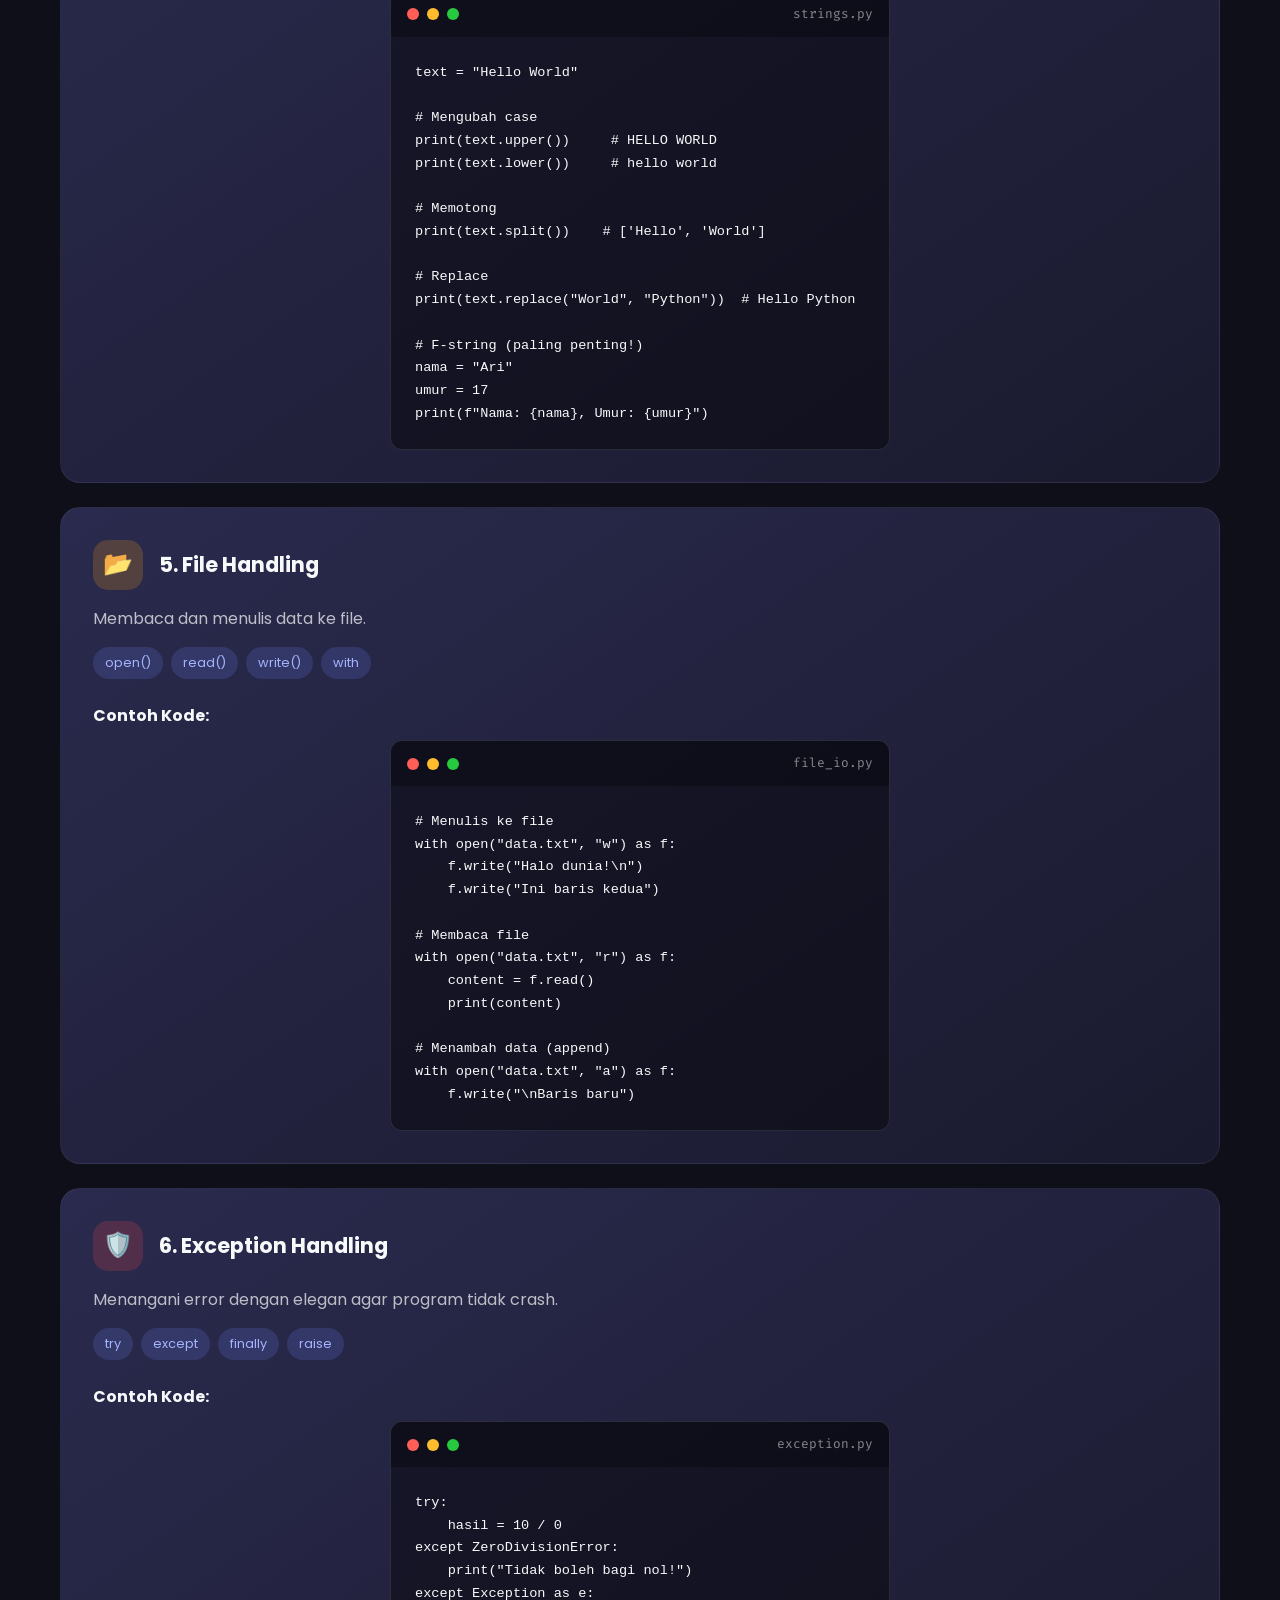
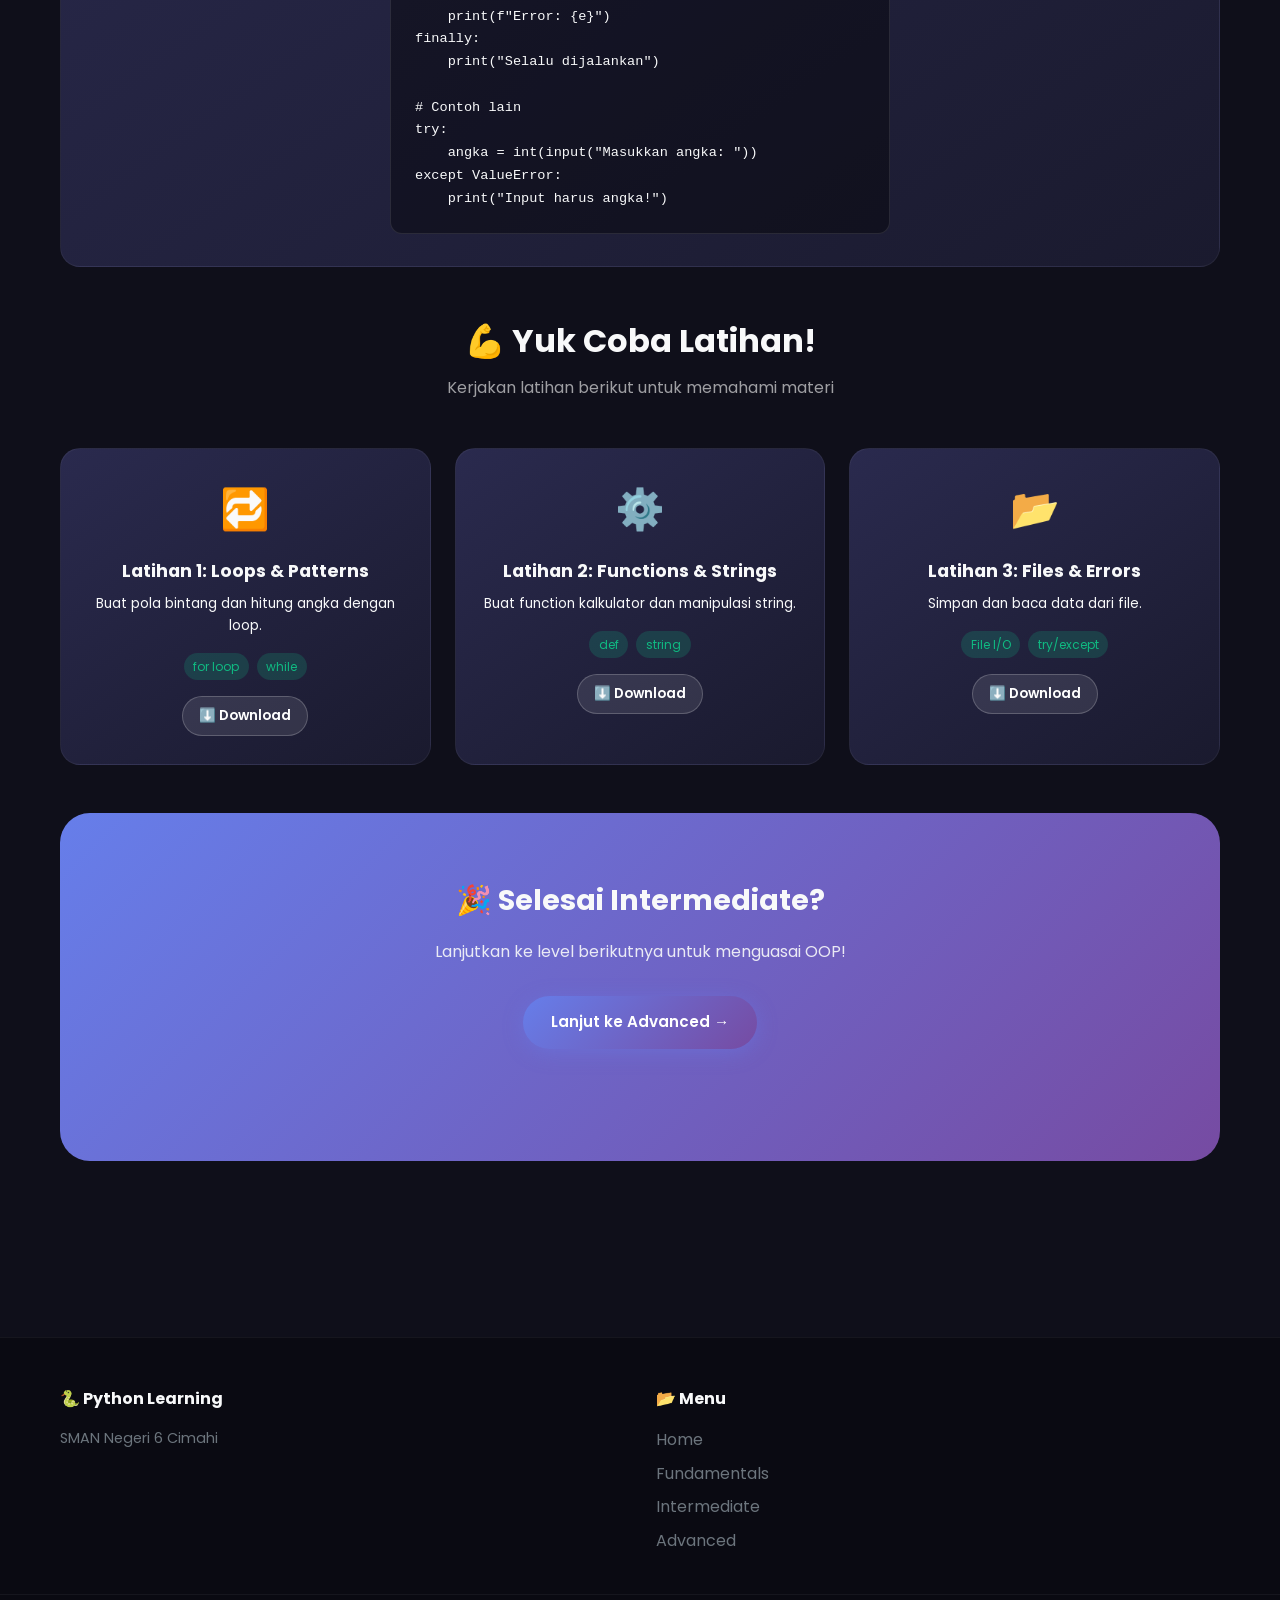
<file: html/intermediate.html>
<!DOCTYPE html>
<html lang="id">
<head>
    <meta charset="UTF-8">
    <meta name="viewport" content="width=device-width, initial-scale=1.0">
    <title>Intermediate - Python Learning SMAN 6 Cimahi</title>
    <link rel="preconnect" href="https://fonts.googleapis.com">
    <link rel="preconnect" href="https://fonts.gstatic.com" crossorigin>
    <link href="https://fonts.googleapis.com/css2?family=Poppins:wght@300;400;500;600;700;800&family=Fira+Code:wght@400;500&display=swap" rel="stylesheet">
    <link rel="stylesheet" href="style.css">
    <link rel="icon" href="data:image/svg+xml,<svg xmlns='http://www.w3.org/2000/svg' viewBox='0 0 100 100'><text y='.9em' font-size='90'>🐍</text></svg>">
    <style>
        :root {
            --primary: #3776AB;
            --secondary: #FFD43B;
            --success: #10b981;
            --warning: #f59e0b;
            --danger: #ef4444;
            --dark: #1a1a2e;
            --darker: #0f0f1a;
            --light: #f8f9fa;
            --gray: #6c757d;
            --gradient: linear-gradient(135deg, #667eea 0%, #764ba2 100%);
        }
    </style>
</head>
<body>
    <!-- Navbar -->
    <nav class="navbar">
        <div class="container">
            <a href="index.html" class="logo">🐍 <span>Python Learning</span></a>
            <button class="mobile-menu-btn" onclick="document.querySelector('.nav-links').classList.toggle('active')">☰</button>
            <ul class="nav-links">
                <li><a href="index.html">Home</a></li>
                <li><a href="fundamentals.html">Fundamentals</a></li>
                <li><a href="intermediate.html" class="active">Intermediate</a></li>
                <li><a href="advanced.html">Advanced</a></li>
                <li><a href="#latihan">Latihan</a></li>
            </ul>
        </div>
    </nav>

    <!-- Header -->
    <section class="hero" style="min-height: 50vh; padding-top: 100px;">
        <div class="hero-content">
            <div class="hero-badge" style="background: rgba(245, 158, 11, 0.2); border-color: rgba(245, 158, 11, 0.3); color: var(--warning);">🟡 Level 2</div>
            <h1>Intermediate - <span class="highlight">Menengah</span></h1>
            <p class="hero-subtitle">Kuasai control flow, functions, string operations, dan file handling. Tingkatkan skill programmingmu!</p>
            
            <div class="hero-stats">
                <div class="stat">
                    <span class="stat-number">6</span>
                    <span class="stat-label">Topik</span>
                </div>
                <div class="stat">
                    <span class="stat-number">3-4</span>
                    <span class="stat-label">Hari</span>
                </div>
                <div class="stat">
                    <span class="stat-number">XI</span>
                    <span class="stat-label">Kelas</span>
                </div>
            </div>
        </div>
    </section>

    <!-- Content -->
    <section class="content">
        <h2 class="section-title">📖 Materi Pembelajaran</h2>
        <p class="section-subtitle">Pahami setiap konsep dengan contoh yang mudah dipahami</p>

        <!-- Topik 1: Loops -->
        <div class="level-card level-2">
            <div class="level-header">
                <div class="level-badge">🔁</div>
                <h3>1. Loops (Perulangan)</h3>
            </div>
            <p style="margin-bottom: 1rem; color: rgba(255,255,255,0.7);">For loop dan while loop untuk mengulang kode secara efisien.</p>
            
            <div class="level-topics">
                <span class="topic-tag">for i in range()</span>
                <span class="topic-tag">while</span>
                <span class="topic-tag">break/continue</span>
                <span class="topic-tag">nested loops</span>
            </div>

            <div style="margin-top: 1.5rem;">
                <h4 style="margin-bottom: 0.75rem;">Contoh Kode:</h4>
                <div class="hero-code">
                    <div class="code-header">
                        <span class="code-dot red"></span>
                        <span class="code-dot yellow"></span>
                        <span class="code-dot green"></span>
                        <span class="code-title">loops.py</span>
                    </div>
                    <pre><code class="language-python"># For loop -ulang 5 kali
for i in range(5):
    print(f"Perulangan ke-{i}")

# While loop -ulang selama kondisi benar
count = 0
while count < 3:
    print(f"Count: {count}")
    count += 1

# List comprehension
kuadrat = [x**2 for x in range(5)]</code></pre>
                </div>
            </div>
        </div>

        <!-- Topik 2: If/Else -->
        <div class="level-card level-1">
            <div class="level-header">
                <div class="level-badge">🚦</div>
                <h3>2. Conditions (Pengambilan Keputusan)</h3>
            </div>
            <p style="margin-bottom: 1rem; color: rgba(255,255,255,0.7);">If, elif, else untuk membuat program memutuskan sesuatu.</p>
            
            <div class="level-topics">
                <span class="topic-tag">if</span>
                <span class="topic-tag">elif</span>
                <span class="topic-tag">else</span>
                <span class="topic-tag">operator perbandingan</span>
                <span class="topic-tag">and/or/not</span>
            </div>

            <div style="margin-top: 1.5rem;">
                <h4 style="margin-bottom: 0.75rem;">Contoh Kode:</h4>
                <div class="hero-code">
                    <div class="code-header">
                        <span class="code-dot red"></span>
                        <span class="code-dot yellow"></span>
                        <span class="code-dot green"></span>
                        <span class="code-title">conditions.py</span>
                    </div>
                    <pre><code class="language-python">nilai = 85

# If-Else sederhana
if nilai >= 90:
    print("Grade: A")
elif nilai >= 80:
    print("Grade: B")
elif nilai >= 70:
    print("Grade: C")
else:
    print("Grade: D")

# Dengan operator logika
usia = 17
if usia >= 18 and usia <= 25:
    print("Dewasa muda")</code></pre>
                </div>
            </div>
        </div>

        <!-- Topik 3: Functions -->
        <div class="level-card level-3">
            <div class="level-header">
                <div class="level-badge">⚙️</div>
                <h3>3. Functions (Fungsi)</h3>
            </div>
            <p style="margin-bottom: 1rem; color: rgba(255,255,255,0.7);">Blok kode yang bisa digunakan ulang berkali-kali.</p>
            
            <div class="level-topics">
                <span class="topic-tag">def</span>
                <span class="topic-tag">parameter</span>
                <span class="topic-tag">return</span>
                <span class="topic-tag">*args</span>
                <span class="topic-tag">lambda</span>
            </div>

            <div style="margin-top: 1.5rem;">
                <h4 style="margin-bottom: 0.75rem;">Contoh Kode:</h4>
                <div class="hero-code">
                    <div class="code-header">
                        <span class="code-dot red"></span>
                        <span class="code-dot yellow"></span>
                        <span class="code-dot green"></span>
                        <span class="code-title">functions.py</span>
                    </div>
                    <pre><code class="language-python"># Function dasar
def sapa(nama):
    return f"Halo, {nama}!"

# Function dengan default parameter
def greet(nama, waktu="pagi"):
    return f"Selamat {waktu}, {nama}!"

# Lambda function
kuadrat = lambda x: x ** 2

# Function dengan multiple return
def kalkulasi(a, b):
    return a+b, a-b, a*b

print(sapa("Ari"))          # Halo, Ari!
print(kuadrat(5))          # 25
print(kalkulasi(10, 3))     # (13, 7, 30)</code></pre>
                </div>
            </div>
        </div>

        <!-- Topik 4: String Methods -->
        <div class="level-card level-1">
            <div class="level-header">
                <div class="level-badge">📝</div>
                <h3>4. String Operations</h3>
            </div>
            <p style="margin-bottom: 1rem; color: rgba(255,255,255,0.7);">Memotong, mengubah, dan memanipulasi teks.</p>
            
            <div class="level-topics">
                <span class="topic-tag">.upper()/.lower()</span>
                <span class="topic-tag">.split()/.join()</span>
                <span class="topic-tag">.replace()</span>
                <span class="topic-tag">f-string</span>
            </div>

            <div style="margin-top: 1.5rem;">
                <h4 style="margin-bottom: 0.75rem;">Contoh Kode:</h4>
                <div class="hero-code">
                    <div class="code-header">
                        <span class="code-dot red"></span>
                        <span class="code-dot yellow"></span>
                        <span class="code-dot green"></span>
                        <span class="code-title">strings.py</span>
                    </div>
                    <pre><code class="language-python">text = "Hello World"

# Mengubah case
print(text.upper())     # HELLO WORLD
print(text.lower())     # hello world

# Memotong
print(text.split())    # ['Hello', 'World']

# Replace
print(text.replace("World", "Python"))  # Hello Python

# F-string (paling penting!)
nama = "Ari"
umur = 17
print(f"Nama: {nama}, Umur: {umur}")</code></pre>
                </div>
            </div>
        </div>

        <!-- Topik 5: File I/O -->
        <div class="level-card level-2">
            <div class="level-header">
                <div class="level-badge">📂</div>
                <h3>5. File Handling</h3>
            </div>
            <p style="margin-bottom: 1rem; color: rgba(255,255,255,0.7);">Membaca dan menulis data ke file.</p>
            
            <div class="level-topics">
                <span class="topic-tag">open()</span>
                <span class="topic-tag">read()</span>
                <span class="topic-tag">write()</span>
                <span class="topic-tag">with</span>
            </div>

            <div style="margin-top: 1.5rem;">
                <h4 style="margin-bottom: 0.75rem;">Contoh Kode:</h4>
                <div class="hero-code">
                    <div class="code-header">
                        <span class="code-dot red"></span>
                        <span class="code-dot yellow"></span>
                        <span class="code-dot green"></span>
                        <span class="code-title">file_io.py</span>
                    </div>
                    <pre><code class="language-python"># Menulis ke file
with open("data.txt", "w") as f:
    f.write("Halo dunia!\n")
    f.write("Ini baris kedua")

# Membaca file
with open("data.txt", "r") as f:
    content = f.read()
    print(content)

# Menambah data (append)
with open("data.txt", "a") as f:
    f.write("\nBaris baru")</code></pre>
                </div>
            </div>
        </div>

        <!-- Topik 6: Exception Handling -->
        <div class="level-card level-3">
            <div class="level-header">
                <div class="level-badge">🛡️</div>
                <h3>6. Exception Handling</h3>
            </div>
            <p style="margin-bottom: 1rem; color: rgba(255,255,255,0.7);">Menangani error dengan elegan agar program tidak crash.</p>
            
            <div class="level-topics">
                <span class="topic-tag">try</span>
                <span class="topic-tag">except</span>
                <span class="topic-tag">finally</span>
                <span class="topic-tag">raise</span>
            </div>

            <div style="margin-top: 1.5rem;">
                <h4 style="margin-bottom: 0.75rem;">Contoh Kode:</h4>
                <div class="hero-code">
                    <div class="code-header">
                        <span class="code-dot red"></span>
                        <span class="code-dot yellow"></span>
                        <span class="code-dot green"></span>
                        <span class="code-title">exception.py</span>
                    </div>
                    <pre><code class="language-python">try:
    hasil = 10 / 0
except ZeroDivisionError:
    print("Tidak boleh bagi nol!")
except Exception as e:
    print(f"Error: {e}")
finally:
    print("Selalu dijalankan")

# Contoh lain
try:
    angka = int(input("Masukkan angka: "))
except ValueError:
    print("Input harus angka!")</code></pre>
                </div>
            </div>
        </div>

        <!-- Latihan Section -->
        <h2 id="latihan" class="section-title" style="margin-top: 3rem;">💪 Yuk Coba Latihan!</h2>
        <p class="section-subtitle">Kerjakan latihan berikut untuk memahami materi</p>

        <div class="cards-grid">
            <div class="practice-card">
                <div class="practice-icon">🔁</div>
                <h3>Latihan 1: Loops & Patterns</h3>
                <p>Buat pola bintang dan hitung angka dengan loop.</p>
                <div class="skill-tags">
                    <span>for loop</span>
                    <span>while</span>
                </div>
                <a href="exercises/03_intermediate_loops_exercise.py" class="btn btn-secondary btn-small" download>⬇️ Download</a>
            </div>

            <div class="practice-card">
                <div class="practice-icon">⚙️</div>
                <h3>Latihan 2: Functions & Strings</h3>
                <p>Buat function kalkulator dan manipulasi string.</p>
                <div class="skill-tags">
                    <span>def</span>
                    <span>string</span>
                </div>
                <a href="exercises/04_intermediate_functions_exercise.py" class="btn btn-secondary btn-small" download>⬇️ Download</a>
            </div>

            <div class="practice-card">
                <div class="practice-icon">📂</div>
                <h3>Latihan 3: Files & Errors</h3>
                <p>Simpan dan baca data dari file.</p>
                <div class="skill-tags">
                    <span>File I/O</span>
                    <span>try/except</span>
                </div>
                <a href="exercises/05_intermediate_files_exercise.py" class="btn btn-secondary btn-small" download>⬇️ Download</a>
            </div>
        </div>

        <!-- Next Steps -->
        <div class="cta-section">
            <h2>🎉 Selesai Intermediate?</h2>
            <p>Lanjutkan ke level berikutnya untuk menguasai OOP!</p>
            <div class="cta-buttons">
                <a href="advanced.html" class="btn btn-primary">Lanjut ke Advanced →</a>
            </div>
        </div>
    </section>

    <!-- Footer -->
    <footer class="footer">
        <div class="footer-content">
            <div>
                <h4>🐍 Python Learning</h4>
                <p style="color: var(--gray); font-size: 0.9rem;">SMAN Negeri 6 Cimahi</p>
            </div>
            <div>
                <h4>📂 Menu</h4>
                <ul>
                    <li><a href="index.html">Home</a></li>
                    <li><a href="fundamentals.html">Fundamentals</a></li>
                    <li><a href="intermediate.html">Intermediate</a></li>
                    <li><a href="advanced.html">Advanced</a></li>
                </ul>
            </div>
        </div>
        <div class="footer-bottom">
            <p>Created by: <strong>natedekaka</strong> | 2024-2025</p>
        </div>
    </footer>
</body>
</html>
</file>
<file: html/style.css>
/* ===================================
   Python Learning - Modern Responsive CSS
   =================================== */

@import url('https://fonts.googleapis.com/css2?family=Poppins:wght@300;400;500;600;700;800&family=Fira+Code:wght@400;500&display=swap');

:root {
    --primary: #3776AB;
    --secondary: #FFD43B;
    --accent: #FF6B6B;
    --dark: #1a1a2e;
    --darker: #0f0f1a;
    --light: #f8f9fa;
    --lighter: #ffffff;
    --gray: #6c757d;
    --gradient: linear-gradient(135deg, #667eea 0%, #764ba2 100%);
    --success: #10b981;
    --warning: #f59e0b;
    --danger: #ef4444;
}

* {
    margin: 0;
    padding: 0;
    box-sizing: border-box;
}

html {
    scroll-behavior: smooth;
}

body {
    font-family: 'Poppins', -apple-system, BlinkMacSystemFont, sans-serif;
    background: var(--darker);
    color: var(--light);
    line-height: 1.6;
    overflow-x: hidden;
}

.container {
    max-width: 1200px;
    margin: 0 auto;
    padding: 0 20px;
}

/* ============================
   NAVBAR 
   ============================ */
.navbar {
    background: rgba(15, 15, 26, 0.95);
    backdrop-filter: blur(20px);
    padding: 1rem 0;
    position: fixed;
    width: 100%;
    top: 0;
    z-index: 1000;
    border-bottom: 1px solid rgba(255,255,255,0.05);
}

.navbar .container {
    display: flex;
    justify-content: space-between;
    align-items: center;
}

.logo {
    font-size: 1.5rem;
    font-weight: 700;
    color: var(--light);
    display: flex;
    align-items: center;
    gap: 0.5rem;
}

.logo span {
    background: var(--gradient);
    -webkit-background-clip: text;
    -webkit-text-fill-color: transparent;
    background-clip: text;
}

.nav-links {
    display: flex;
    list-style: none;
    gap: 0.5rem;
    flex-wrap: wrap;
    justify-content: center;
}

.nav-links a {
    color: var(--light);
    text-decoration: none;
    padding: 0.5rem 1rem;
    border-radius: 50px;
    font-size: 0.9rem;
    font-weight: 500;
    transition: all 0.3s;
    opacity: 0.7;
}

.nav-links a:hover,
.nav-links a.active {
    opacity: 1;
    background: var(--gradient);
}

.mobile-menu-btn {
    display: none;
    background: none;
    border: none;
    color: white;
    font-size: 1.5rem;
    cursor: pointer;
}

/* ============================
   HERO SECTION
   ============================ */
.hero {
    min-height: 100vh;
    display: flex;
    align-items: center;
    justify-content: center;
    text-align: center;
    padding: 120px 20px 80px;
    background: var(--darker);
    position: relative;
    overflow: hidden;
}

.hero::before {
    content: '';
    position: absolute;
    width: 600px;
    height: 600px;
    background: var(--gradient);
    border-radius: 50%;
    filter: blur(150px);
    opacity: 0.15;
    top: -200px;
    left: 50%;
    transform: translateX(-50%);
}

.hero-content {
    position: relative;
    z-index: 1;
    max-width: 800px;
}

.hero-badge {
    display: inline-block;
    background: rgba(55, 118, 171, 0.2);
    border: 1px solid rgba(55, 118, 171, 0.3);
    color: var(--primary);
    padding: 0.5rem 1.5rem;
    border-radius: 50px;
    font-size: 0.85rem;
    font-weight: 600;
    margin-bottom: 1.5rem;
}

.hero h1 {
    font-size: clamp(2rem, 5vw, 3.5rem);
    font-weight: 800;
    margin-bottom: 1rem;
    line-height: 1.2;
}

.hero h1 .highlight {
    background: var(--gradient);
    -webkit-background-clip: text;
    -webkit-text-fill-color: transparent;
    background-clip: text;
}

.hero-subtitle {
    font-size: clamp(1rem, 2vw, 1.2rem);
    color: rgba(255,255,255,0.7);
    margin-bottom: 2rem;
    max-width: 600px;
    margin-left: auto;
    margin-right: auto;
}

/* Stats */
.hero-stats {
    display: flex;
    justify-content: center;
    gap: 3rem;
    margin: 2rem 0;
    flex-wrap: wrap;
}

.stat {
    text-align: center;
}

.stat-number {
    display: block;
    font-size: 2.5rem;
    font-weight: 800;
    background: var(--gradient);
    -webkit-background-clip: text;
    -webkit-text-fill-color: transparent;
}

.stat-label {
    font-size: 0.85rem;
    color: rgba(255,255,255,0.6);
}

/* Buttons */
.cta-buttons {
    display: flex;
    gap: 1rem;
    justify-content: center;
    flex-wrap: wrap;
    margin-bottom: 3rem;
}

.btn {
    display: inline-flex;
    align-items: center;
    gap: 0.5rem;
    padding: 0.875rem 1.75rem;
    border-radius: 50px;
    text-decoration: none;
    font-weight: 600;
    font-size: 0.95rem;
    transition: all 0.3s;
    border: none;
    cursor: pointer;
}

.btn-primary {
    background: var(--gradient);
    color: white;
    box-shadow: 0 4px 20px rgba(102, 126, 234, 0.4);
}

.btn-primary:hover {
    transform: translateY(-3px);
    box-shadow: 0 8px 30px rgba(102, 126, 234, 0.5);
}

.btn-secondary {
    background: rgba(255,255,255,0.1);
    color: white;
    border: 1px solid rgba(255,255,255,0.2);
}

.btn-secondary:hover {
    background: rgba(255,255,255,0.2);
    transform: translateY(-2px);
}

.btn-small {
    padding: 0.5rem 1rem;
    font-size: 0.85rem;
}

/* Code Preview */
.hero-code {
    max-width: 500px;
    margin: 0 auto;
    background: rgba(0,0,0,0.4);
    border-radius: 12px;
    overflow: hidden;
    border: 1px solid rgba(255,255,255,0.1);
}

.code-header {
    background: rgba(0,0,0,0.3);
    padding: 0.75rem 1rem;
    display: flex;
    align-items: center;
    gap: 0.5rem;
}

.code-dot {
    width: 12px;
    height: 12px;
    border-radius: 50%;
}

.code-dot.red { background: #ff5f56; }
.code-dot.yellow { background: #ffbd2e; }
.code-dot.green { background: #27c93f; }

.code-title {
    margin-left: auto;
    font-size: 0.8rem;
    color: rgba(255,255,255,0.5);
    font-family: 'Fira Code', monospace;
}

.hero-code pre {
    margin: 0;
    padding: 1.5rem;
    background: transparent;
    border: none;
    text-align: left;
    font-family: 'Fira Code', monospace;
    font-size: 0.85rem;
}

/* ============================
   SECTIONS
   ============================ */
.content {
    padding: 5rem 0;
    max-width: 1200px;
    margin: 0 auto;
    padding-left: 20px;
    padding-right: 20px;
}

.section-title {
    text-align: center;
    font-size: clamp(1.5rem, 3vw, 2rem);
    font-weight: 700;
    margin-bottom: 0.5rem;
}

.section-subtitle {
    text-align: center;
    color: rgba(255,255,255,0.6);
    margin-bottom: 3rem;
}

/* Cards Grid */
.cards-grid {
    display: grid;
    grid-template-columns: repeat(auto-fit, minmax(280px, 1fr));
    gap: 1.5rem;
    margin: 2rem 0;
}

.card {
    background: linear-gradient(145deg, #2a2a4e 0%, #1a1a2e 100%);
    border-radius: 20px;
    padding: 2rem;
    border: 1px solid rgba(255,255,255,0.05);
    transition: all 0.3s;
    position: relative;
    overflow: hidden;
}

.card::before {
    content: '';
    position: absolute;
    top: 0;
    left: 0;
    right: 0;
    height: 4px;
    background: var(--gradient);
    opacity: 0;
    transition: opacity 0.3s;
}

.card:hover {
    transform: translateY(-5px);
    border-color: rgba(102, 126, 234, 0.3);
    box-shadow: 0 20px 40px rgba(0,0,0,0.3);
}

.card:hover::before {
    opacity: 1;
}

.card-icon {
    font-size: 2.5rem;
    margin-bottom: 1rem;
}

.card h3 {
    font-size: 1.25rem;
    margin-bottom: 0.75rem;
    color: var(--light);
}

.card p {
    color: rgba(255,255,255,0.7);
    font-size: 0.95rem;
    margin-bottom: 1.5rem;
}

/* Level Cards */
.level-card {
    background: linear-gradient(145deg, #2a2a4e 0%, #1a1a2e 100%);
    border-radius: 20px;
    padding: 2rem;
    border: 1px solid rgba(255,255,255,0.05);
    margin-bottom: 1.5rem;
    transition: all 0.3s;
}

.level-card:hover {
    transform: translateX(10px);
    border-color: rgba(102, 126, 234, 0.3);
}

.level-header {
    display: flex;
    align-items: center;
    gap: 1rem;
    margin-bottom: 1rem;
}

.level-badge {
    display: inline-flex;
    align-items: center;
    justify-content: center;
    width: 50px;
    height: 50px;
    border-radius: 15px;
    font-size: 1.5rem;
    font-weight: 700;
}

.level-1 .level-badge { background: rgba(16, 185, 129, 0.2); }
.level-2 .level-badge { background: rgba(245, 158, 11, 0.2); }
.level-3 .level-badge { background: rgba(239, 68, 68, 0.2); }

.level-card h3 {
    font-size: 1.3rem;
    flex: 1;
}

.level-target {
    font-size: 0.85rem;
    color: var(--gray);
    margin-bottom: 1rem;
}

.level-topics {
    display: flex;
    flex-wrap: wrap;
    gap: 0.5rem;
    margin-bottom: 1rem;
}

.topic-tag {
    background: rgba(102, 126, 234, 0.2);
    color: #a5b4fc;
    padding: 0.35rem 0.75rem;
    border-radius: 20px;
    font-size: 0.8rem;
}

/* Practice Cards */
.practice-card {
    background: linear-gradient(145deg, #2a2a4e 0%, #1a1a2e 100%);
    border-radius: 20px;
    padding: 1.75rem;
    border: 1px solid rgba(255,255,255,0.05);
    text-align: center;
    transition: all 0.3s;
}

.practice-card:hover {
    transform: translateY(-5px);
    border-color: rgba(102, 126, 234, 0.3);
}

.practice-icon {
    font-size: 2.5rem;
    margin-bottom: 1rem;
}

.practice-card h3 {
    font-size: 1.1rem;
    margin-bottom: 0.5rem;
}

.practice-card p {
    font-size: 0.85rem;
    margin-bottom: 1rem;
}

.skill-tags {
    display: flex;
    flex-wrap: wrap;
    justify-content: center;
    gap: 0.5rem;
    margin-bottom: 1rem;
}

.skill-tags span {
    background: rgba(16, 185, 129, 0.2);
    color: var(--success);
    padding: 0.25rem 0.6rem;
    border-radius: 15px;
    font-size: 0.75rem;
}

/* Reference Cards */
.ref-card {
    background: linear-gradient(145deg, #2a2a4e 0%, #1a1a2e 100%);
    border-radius: 15px;
    padding: 1.5rem;
    border: 1px solid rgba(255,255,255,0.05);
    display: flex;
    align-items: center;
    gap: 1rem;
    text-decoration: none;
    color: var(--light);
    transition: all 0.3s;
}

.ref-card:hover {
    transform: translateX(5px);
    border-color: rgba(102, 126, 234, 0.3);
    background: rgba(102, 126, 234, 0.1);
}

.ref-number {
    display: flex;
    align-items: center;
    justify-content: center;
    min-width: 40px;
    height: 40px;
    background: var(--primary);
    color: white;
    border-radius: 12px;
    font-weight: 700;
}

.ref-info {
    flex: 1;
}

.ref-info small {
    display: block;
    font-size: 0.8rem;
    color: var(--gray);
    margin-top: 0.25rem;
}

/* Tips Section */
.tip-card {
    background: linear-gradient(145deg, #2a2a4e 0%, #1a1a2e 100%);
    border-radius: 15px;
    padding: 1.5rem;
    border: 1px solid rgba(255,255,255,0.05);
    display: flex;
    gap: 1rem;
    margin-bottom: 1rem;
}

.tip-icon {
    font-size: 1.5rem;
}

.tip-content strong {
    display: block;
    margin-bottom: 0.25rem;
}

.tip-content p {
    font-size: 0.9rem;
    color: rgba(255,255,255,0.7);
}

/* Error Box */
.error-box {
    background: rgba(239, 68, 68, 0.1);
    border-left: 4px solid var(--danger);
    border-radius: 10px;
    padding: 1rem;
    margin-bottom: 1rem;
}

.error-box h4 {
    color: var(--danger);
    margin-bottom: 0.5rem;
}

.error-box p {
    font-size: 0.9rem;
    margin-bottom: 0.25rem;
}

.error-box pre {
    margin: 0.75rem 0 0;
    font-size: 0.8rem;
}

/* Checklist */
.checklist-grid {
    display: grid;
    grid-template-columns: repeat(auto-fit, minmax(250px, 1fr));
    gap: 1rem;
}

.checklist-item {
    display: flex;
    align-items: center;
    gap: 0.75rem;
    padding: 1rem;
    background: linear-gradient(145deg, #2a2a4e 0%, #1a1a2e 100%);
    border-radius: 10px;
    cursor: pointer;
    transition: all 0.2s;
}

.checklist-item:hover {
    background: rgba(102, 126, 234, 0.2);
}

.checklist-item input {
    width: 20px;
    height: 20px;
    accent-color: var(--primary);
}

/* CTA Section */
.cta-section {
    background: var(--gradient);
    border-radius: 30px;
    padding: 4rem 2rem;
    text-align: center;
    margin: 3rem 0;
}

.cta-section h2 {
    font-size: 1.8rem;
    margin-bottom: 1rem;
}

.cta-section p {
    opacity: 0.9;
    margin-bottom: 2rem;
}

.motivation {
    margin-top: 1.5rem;
    font-style: italic;
    opacity: 0.8;
}

/* Footer */
.footer {
    background: rgba(0,0,0,0.3);
    padding: 3rem 0;
    margin-top: 3rem;
    border-top: 1px solid rgba(255,255,255,0.05);
}

.footer-content {
    display: grid;
    grid-template-columns: repeat(auto-fit, minmax(200px, 1fr));
    gap: 2rem;
    max-width: 1200px;
    margin: 0 auto;
    padding: 0 20px;
}

.footer h4 {
    color: var(--light);
    margin-bottom: 1rem;
}

.footer ul {
    list-style: none;
}

.footer li {
    margin: 0.5rem 0;
}

.footer a {
    color: var(--gray);
    text-decoration: none;
    transition: color 0.3s;
}

.footer a:hover {
    color: var(--light);
}

.footer-bottom {
    text-align: center;
    margin-top: 2rem;
    padding-top: 2rem;
    border-top: 1px solid rgba(255,255,255,0.05);
    color: var(--gray);
    font-size: 0.9rem;
}

/* ============================
   RESPONSIVE
   ============================ */
@media (max-width: 768px) {
    .nav-links {
        display: none;
        position: absolute;
        top: 100%;
        left: 0;
        right: 0;
        background: rgba(15,15,26,0.98);
        flex-direction: column;
        padding: 1rem;
        gap: 0.5rem;
    }

    .nav-links.active {
        display: flex;
    }

    .mobile-menu-btn {
        display: block;
    }

    .hero-stats {
        gap: 1.5rem;
    }

    .stat-number {
        font-size: 2rem;
    }

    .level-header {
        flex-direction: column;
        align-items: flex-start;
    }

    .cards-grid {
        grid-template-columns: 1fr;
    }
}

@media (max-width: 480px) {
    .hero {
        padding: 100px 15px 60px;
    }

    .hero h1 {
        font-size: 1.75rem;
    }

    .cta-buttons {
        flex-direction: column;
    }

    .btn {
        width: 100%;
        justify-content: center;
    }

    .content {
        padding: 3rem 15px;
    }

    .level-card {
        padding: 1.5rem;
    }

    .cta-section {
        padding: 2rem 1rem;
    }

    .cta-section h2 {
        font-size: 1.4rem;
    }
}

/* ============================
   CODE HIGHLIGHTING
   ============================ */
pre code.hljs {
    background: transparent !important;
    padding: 0 !important;
}

.hljs-keyword { color: #c678dd; }
.hljs-string { color: #98c379; }
.hljs-number { color: #d19a66; }
.hljs-comment { color: #5c6370; }
.hljs-function { color: #61afef; }
.hljs-class { color: #e5c07b; }
.hljs-built_in { color: #56b6c2; }
</file>
